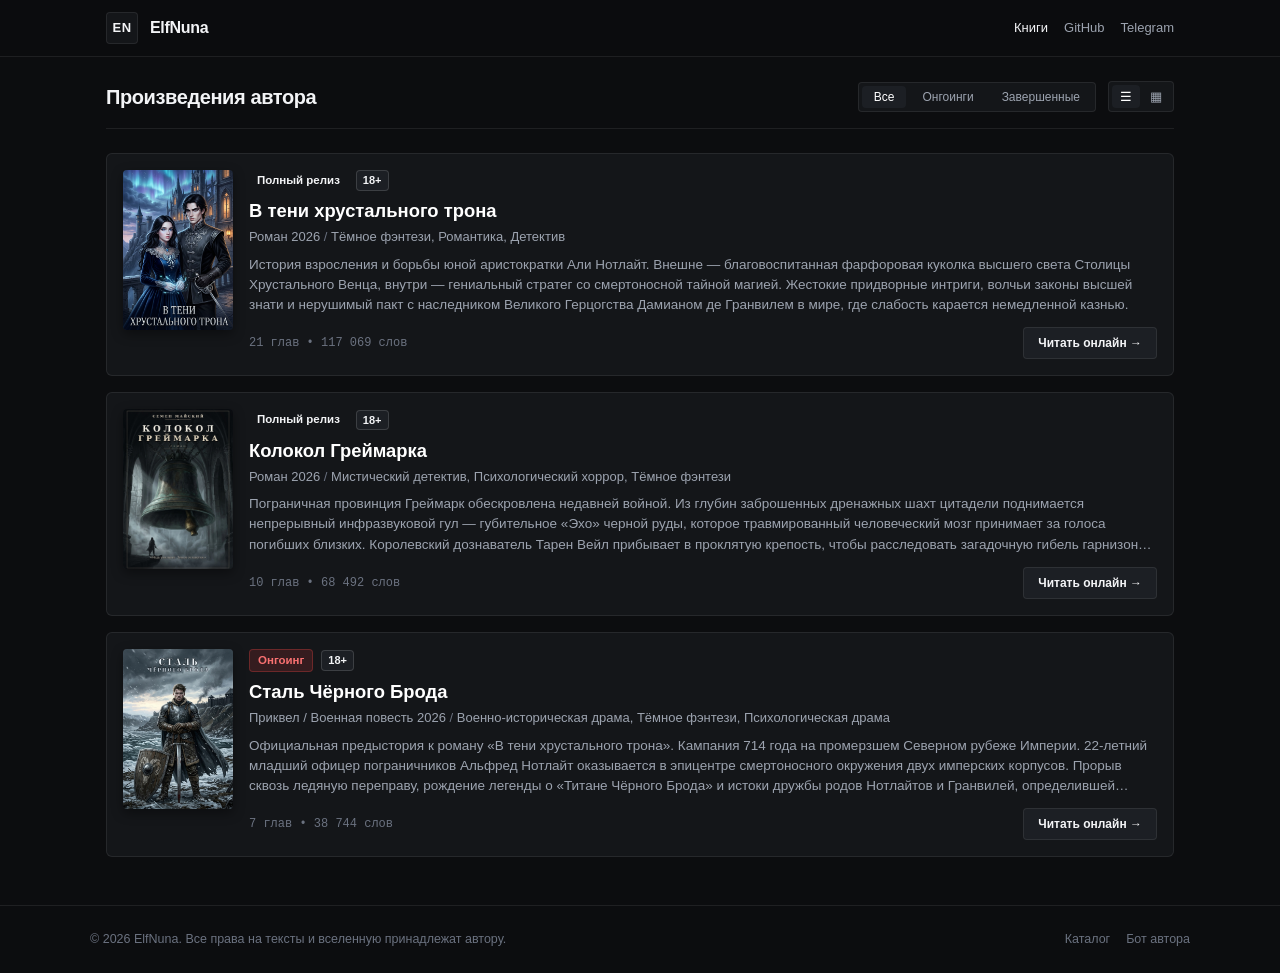
<file: index.html>
<!DOCTYPE html>
<html lang="ru">
<head>
  <meta charset="UTF-8">
  <meta name="viewport" content="width=device-width, initial-scale=1.0">
  <title>Семен Майский (ElfNuna) — Литературный архив и библиотека</title>
  <meta name="description" content="Официальная библиотека автора Семена Майского (ElfNuna): романы, повести, тёмное фэнтези, мистика и военная драма. «В тени хрустального трона», «Колокол Греймарка», «Сталь Чёрного Брода». Бесплатное чтение онлайн.">
  <meta name="keywords" content="Семен Майский, ElfNuna, книги, фэнтези, В тени хрустального трона, Колокол Греймарка, Сталь Чёрного Брода, читать онлайн, темное фэнтези, самиздат">
  <meta name="author" content="Семен Майский (ElfNuna)">
  <link rel="canonical" href="https://elfnuna7.github.io/">

  <!-- Open Graph / VK / Telegram / WhatsApp -->
  <meta property="og:type" content="website">
  <meta property="og:url" content="https://elfnuna7.github.io/">
  <meta property="og:title" content="Семен Майский (ElfNuna) — Литературный архив">
  <meta property="og:description" content="Официальная библиотека автора: тёмное фэнтези, мистика и военная драма. Романы «В тени хрустального трона», «Колокол Греймарка», «Сталь Чёрного Брода».">
  <meta property="og:image" content="https://elfnuna7.github.io/assets/covers/bell.jpg">
  <meta property="og:site_name" content="ElfNuna Library">

  <!-- Twitter Card -->
  <meta name="twitter:card" content="summary_large_image">
  <meta name="twitter:url" content="https://elfnuna7.github.io/">
  <meta name="twitter:title" content="Семен Майский (ElfNuna) — Литературный архив">
  <meta name="twitter:description" content="Официальная библиотека автора Семена Майского (ElfNuna): романы, повести, тёмное фэнтези, мистика и военная драма.">
  <meta name="twitter:image" content="https://elfnuna7.github.io/assets/covers/bell.jpg">

  <link rel="stylesheet" href="style.css">
</head>
<body>
  <!-- Header -->
  <header class="site-header">
    <div class="header-container">
      <a href="index.html" class="brand-link">
        <span class="brand-logo">EN</span>
        <span class="brand-title">ElfNuna</span>
      </a>
      <nav class="header-nav">
        <a href="index.html" class="header-nav-link active">Книги</a>
        <a href="https://github.com/ElfNuna7" target="_blank" rel="noopener noreferrer" class="header-nav-link">GitHub</a>
        <a href="https://t.me/ElfNuna_ai_bot" target="_blank" rel="noopener noreferrer" class="header-nav-link">Telegram</a>
      </nav>
    </div>
  </header>

  <!-- Main Content -->
  <main class="main-wrapper">
    <!-- Toolbar (Match Screenshot 2) -->
    <div class="catalog-toolbar">
      <h1 class="catalog-title">Произведения автора</h1>
      
      <div class="toolbar-actions">
        <!-- Status Filter -->
        <div class="filter-pills" id="filterPills">
          <button type="button" class="filter-pill active" data-filter="all">Все</button>
          <button type="button" class="filter-pill" data-filter="ongoing">Онгоинги</button>
          <button type="button" class="filter-pill" data-filter="completed">Завершенные</button>
        </div>

        <!-- View Toggle (List vs Grid) -->
        <div class="view-toggle">
          <button type="button" class="view-btn active" id="viewListBtn" title="Список">&#9776;</button>
          <button type="button" class="view-btn" id="viewGridBtn" title="Сетка">&#9638;</button>
        </div>
      </div>
    </div>

    <!-- Books Container -->
    <div class="books-list" id="booksContainer">
      <!-- Injected via JavaScript from BOOKS_DATA -->
    </div>
  </main>

  <!-- Footer -->
  <footer class="site-footer">
    <div class="footer-container">
      <p class="footer-text">&copy; 2026 ElfNuna. Все права на тексты и вселенную принадлежат автору.</p>
      <div class="header-nav">
        <a href="index.html" class="footer-text">Каталог</a>
        <a href="https://t.me/ElfNuna_ai_bot" target="_blank" rel="noopener noreferrer" class="footer-text">Бот автора</a>
      </div>
    </div>
  </footer>

  <script src="data/books.js"></script>
  <script>
    document.addEventListener('DOMContentLoaded', () => {
      const container = document.getElementById('booksContainer');
      const filterPills = document.querySelectorAll('.filter-pill');
      const viewListBtn = document.getElementById('viewListBtn');
      const viewGridBtn = document.getElementById('viewGridBtn');

      let currentFilter = 'all';
      let currentView = 'list';

      function renderBooks() {
        const filtered = BOOKS_DATA.filter(b => {
          if (currentFilter === 'ongoing') return b.isOngoing;
          if (currentFilter === 'completed') return !b.isOngoing;
          return true;
        });

        container.className = currentView === 'list' ? 'books-list' : 'books-grid';
        container.innerHTML = '';

        filtered.forEach(book => {
          const card = document.createElement('article');
          card.className = 'book-item-card';

          const statusClass = book.isOngoing ? 'ongoing' : '';
          const metaLine = `${book.type} <span>${book.releaseYear}</span> <span>${book.genres.slice(0, 3).join(', ')}</span>`;

          // Check reading progress from localStorage
          const savedProgress = localStorage.getItem('last_read_' + book.id);
          const progressText = savedProgress ? `Продолжить: Гл. ${savedProgress}` : 'Читать онлайн';

          card.innerHTML = `
            <div class="book-cover-wrap">
              <img src="${book.cover}" alt="${book.title}" class="book-cover-img" loading="lazy">
            </div>
            <div class="book-details">
              <div class="book-card-tags-row">
                <span class="badge-status ${statusClass}">${book.statusTag}</span>
                <span class="badge-age">${book.ageRating}</span>
              </div>
              <h2 class="book-title-link">
                <a href="book.html?id=${book.id}">${book.title}</a>
              </h2>
              <div class="book-meta-line">${metaLine}</div>
              <p class="book-synopsis">${book.synopsis}</p>
              <div class="book-card-footer">
                <span class="book-chapters-count">${book.totalChapters} глав &bull; ${book.totalWords} слов</span>
                <a href="book.html?id=${book.id}" class="book-open-btn">${progressText} &rarr;</a>
              </div>
            </div>
          `;
          container.appendChild(card);
        });
      }

      // Filter events
      filterPills.forEach(btn => {
        btn.addEventListener('click', () => {
          filterPills.forEach(b => b.classList.remove('active'));
          btn.classList.add('active');
          currentFilter = btn.dataset.filter;
          renderBooks();
        });
      });

      // View toggle events
      viewListBtn.addEventListener('click', () => {
        viewListBtn.classList.add('active');
        viewGridBtn.classList.remove('active');
        currentView = 'list';
        renderBooks();
      });

      viewGridBtn.addEventListener('click', () => {
        viewGridBtn.classList.add('active');
        viewListBtn.classList.remove('active');
        currentView = 'grid';
        renderBooks();
      });

      renderBooks();
    });
  </script>
</body>
</html>
</file>
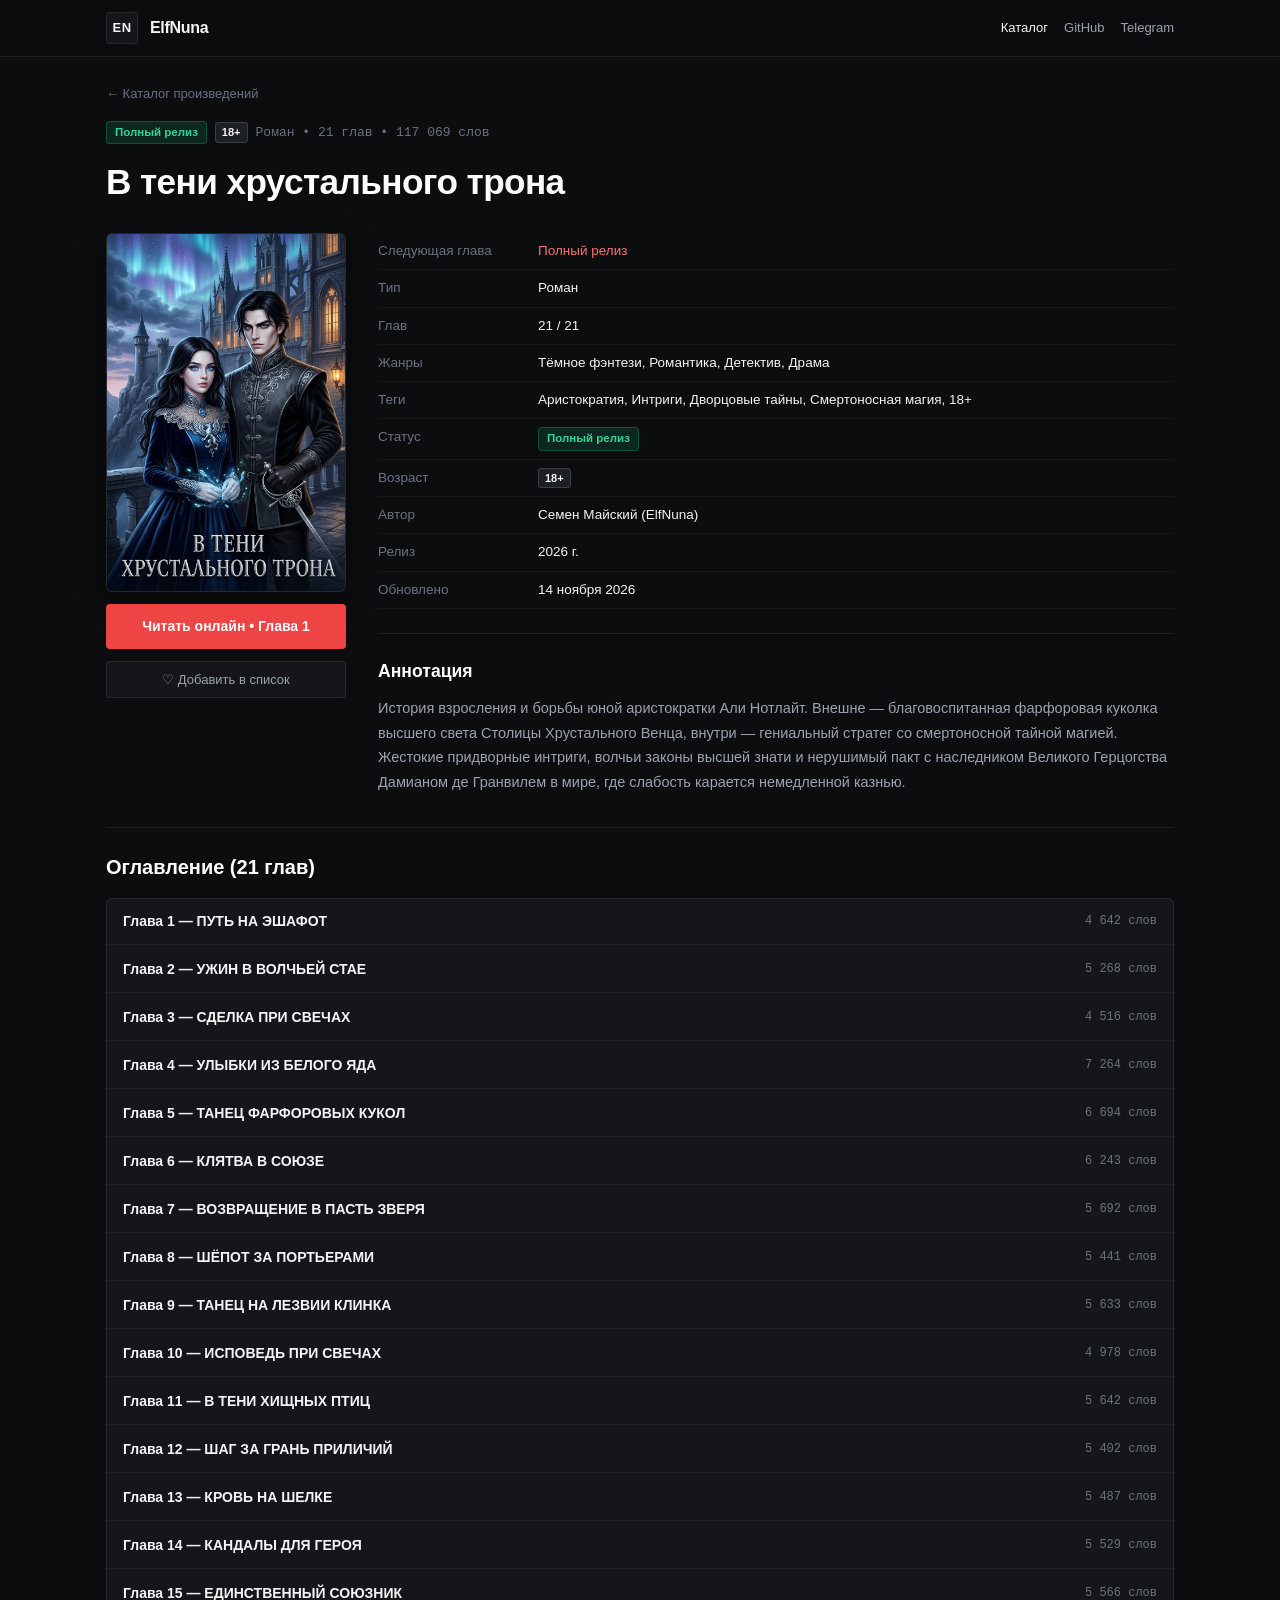
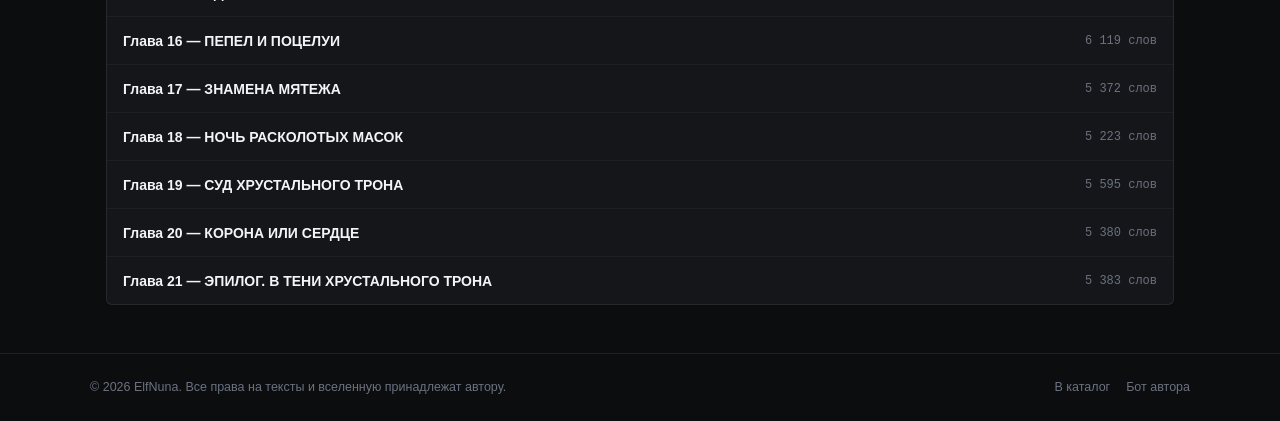
<file: book.html>
<!DOCTYPE html>
<html lang="ru">
<head>
  <meta charset="UTF-8">
  <meta name="viewport" content="width=device-width, initial-scale=1.0">
  <title>Книга — ElfNuna</title>
  <meta name="description" id="metaDescription" content="Читать книги онлайн — официальная библиотека автора Семена Майского (ElfNuna).">
  <meta name="author" content="Семен Майский (ElfNuna)">

  <!-- Open Graph -->
  <meta property="og:type" content="book">
  <meta property="og:url" id="ogUrl" content="https://elfnuna7.github.io/book.html">
  <meta property="og:title" id="ogTitle" content="Книга — Семен Майский (ElfNuna)">
  <meta property="og:description" id="ogDescription" content="Читать книги автора Семена Майского (ElfNuna) онлайн.">
  <meta property="og:image" id="ogImage" content="https://elfnuna7.github.io/assets/covers/bell.jpg">
  <meta property="og:site_name" content="ElfNuna Library">

  <!-- Twitter Card -->
  <meta name="twitter:card" content="summary_large_image">
  <meta name="twitter:title" id="twTitle" content="Книга — Семен Майский (ElfNuna)">
  <meta name="twitter:description" id="twDescription" content="Читать книги автора Семена Майского (ElfNuna) онлайн.">
  <meta name="twitter:image" id="twImage" content="https://elfnuna7.github.io/assets/covers/bell.jpg">

  <link rel="stylesheet" href="style.css">
</head>
<body>
  <!-- Header -->
  <header class="site-header">
    <div class="header-container">
      <a href="index.html" class="brand-link">
        <span class="brand-logo">EN</span>
        <span class="brand-title">ElfNuna</span>
      </a>
      <nav class="header-nav">
        <a href="index.html" class="header-nav-link active">Каталог</a>
        <a href="https://github.com/ElfNuna7" target="_blank" rel="noopener noreferrer" class="header-nav-link">GitHub</a>
        <a href="https://t.me/ElfNuna_ai_bot" target="_blank" rel="noopener noreferrer" class="header-nav-link">Telegram</a>
      </nav>
    </div>
  </header>

  <!-- Main Container -->
  <main class="main-wrapper" id="bookRoot">
    <!-- Populated by JavaScript -->
  </main>

  <!-- Footer -->
  <footer class="site-footer">
    <div class="footer-container">
      <p class="footer-text">&copy; 2026 ElfNuna. Все права на тексты и вселенную принадлежат автору.</p>
      <div class="header-nav">
        <a href="index.html" class="footer-text">В каталог</a>
        <a href="https://t.me/ElfNuna_ai_bot" target="_blank" rel="noopener noreferrer" class="footer-text">Бот автора</a>
      </div>
    </div>
  </footer>

  <script src="data/books.js"></script>
  <script>
    document.addEventListener('DOMContentLoaded', () => {
      const root = document.getElementById('bookRoot');
      const params = new URLSearchParams(window.location.search);
      const bookId = params.get('id') || BOOKS_DATA[0].id;
      const book = BOOKS_DATA.find(b => b.id === bookId) || BOOKS_DATA[0];

      document.title = `${book.title} — Читать онлайн | Семен Майский (ElfNuna)`;

      const pageUrl = `https://elfnuna7.github.io/book.html?id=${book.id}`;
      const coverUrl = `https://elfnuna7.github.io/${book.cover}`;
      const descText = `${book.title} (${book.type}, ${book.totalChapters} глав, ${book.totalWords} слов) — ${book.synopsis.slice(0, 160)}...`;

      document.getElementById('metaDescription')?.setAttribute('content', descText);
      document.getElementById('ogUrl')?.setAttribute('content', pageUrl);
      document.getElementById('ogTitle')?.setAttribute('content', `${book.title} — Семен Майский`);
      document.getElementById('ogDescription')?.setAttribute('content', descText);
      document.getElementById('ogImage')?.setAttribute('content', coverUrl);
      document.getElementById('twTitle')?.setAttribute('content', `${book.title} — Семен Майский`);
      document.getElementById('twDescription')?.setAttribute('content', descText);
      document.getElementById('twImage')?.setAttribute('content', coverUrl);

      // Read progress from localStorage
      const lastChapter = parseInt(localStorage.getItem('last_read_' + book.id), 10) || 1;
      const isStarted = localStorage.getItem('last_read_' + book.id) !== null;
      const readBtnLabel = isStarted ? `Продолжить: Глава ${lastChapter}` : `Читать онлайн &bull; Глава 1`;

      const statusBadge = book.isOngoing 
        ? `<span class="badge-status ongoing">${book.statusTag}</span>` 
        : `<span class="badge-status completed">${book.statusTag}</span>`;

      // Build HTML
      root.innerHTML = `
        <div class="breadcrumb-nav">
          <a href="index.html" class="breadcrumb-link">&larr; Каталог произведений</a>
        </div>

        <div class="book-header-strip">
          ${statusBadge}
          <span class="badge-age">${book.ageRating}</span>
          <span class="book-header-stat">${book.type} &bull; ${book.totalChapters} глав &bull; ${book.totalWords} слов</span>
        </div>

        <h1 class="book-page-title">${book.title}</h1>

        <div class="book-passport-grid">
          <!-- Left Media Column -->
          <div class="book-media-col">
            <div class="book-passport-cover">
              <img src="${book.cover}" alt="${book.title}">
            </div>
            <a href="reader.html?book=${book.id}&chapter=${lastChapter}" class="btn-read-main">
              ${readBtnLabel}
            </a>
            <button type="button" class="btn-list-action" id="favBtn">
              &#9825; Добавить в список
            </button>
          </div>

          <!-- Right Details Column -->
          <div class="book-info-col">
            <table class="params-table">
              <tbody>
                <tr>
                  <td class="param-label">Следующая глава</td>
                  <td class="param-value param-highlight">${book.isOngoing ? 'В процессе написания' : 'Полный релиз'}</td>
                </tr>
                <tr>
                  <td class="param-label">Тип</td>
                  <td class="param-value">${book.type}</td>
                </tr>
                <tr>
                  <td class="param-label">Глав</td>
                  <td class="param-value">${book.plannedChapters}</td>
                </tr>
                <tr>
                  <td class="param-label">Жанры</td>
                  <td class="param-value">${book.genres.join(', ')}</td>
                </tr>
                <tr>
                  <td class="param-label">Теги</td>
                  <td class="param-value">${book.tags.join(', ')}</td>
                </tr>
                <tr>
                  <td class="param-label">Статус</td>
                  <td class="param-value">${statusBadge}</td>
                </tr>
                <tr>
                  <td class="param-label">Возраст</td>
                  <td class="param-value"><span class="badge-age">${book.ageRating}</span></td>
                </tr>
                <tr>
                  <td class="param-label">Автор</td>
                  <td class="param-value">${book.author}</td>
                </tr>
                <tr>
                  <td class="param-label">Релиз</td>
                  <td class="param-value">${book.releaseYear} г.</td>
                </tr>
                <tr>
                  <td class="param-label">Обновлено</td>
                  <td class="param-value">${book.lastUpdated}</td>
                </tr>
              </tbody>
            </table>

            <!-- Synopsis Block -->
            <div class="synopsis-block">
              <h2 class="synopsis-title">Аннотация</h2>
              <p class="synopsis-text">${book.synopsis}</p>
            </div>
          </div>
        </div>

        <!-- Chapters Table of Contents -->
        <section class="chapters-section">
          <div class="chapters-header">
            <h2 class="chapters-title">Оглавление (${book.chapters.length} глав)</h2>
          </div>

          <div class="chapters-list-wrap">
            ${book.chapters.map(ch => {
              const readKey = `read_${book.id}_ch_${ch.number}`;
              const isRead = localStorage.getItem(readKey) === 'true';
              const readIcon = isRead ? '<span class="chapter-read-check" title="Прочитано">&#10003;</span>' : '';
              return `
                <div class="chapter-row" onclick="window.location.href='reader.html?book=${book.id}&chapter=${ch.number}'">
                  <div class="chapter-name">
                    ${readIcon}
                    <span>${ch.title}</span>
                  </div>
                  <div class="chapter-stats">
                    ${ch.words} слов
                  </div>
                </div>
              `;
            }).join('')}
          </div>
        </section>
      `;

      // Favorite button micro-interaction
      const favBtn = document.getElementById('favBtn');
      if (favBtn) {
        const favKey = 'fav_' + book.id;
        if (localStorage.getItem(favKey)) {
          favBtn.innerHTML = '&#9829; В избранном';
          favBtn.style.color = '#f87171';
        }
        favBtn.addEventListener('click', () => {
          if (localStorage.getItem(favKey)) {
            localStorage.removeItem(favKey);
            favBtn.innerHTML = '&#9825; Добавить в список';
            favBtn.style.color = '';
          } else {
            localStorage.setItem(favKey, 'true');
            favBtn.innerHTML = '&#9829; В избранном';
            favBtn.style.color = '#f87171';
          }
        });
      }
    });
  </script>
</body>
</html>
</file>
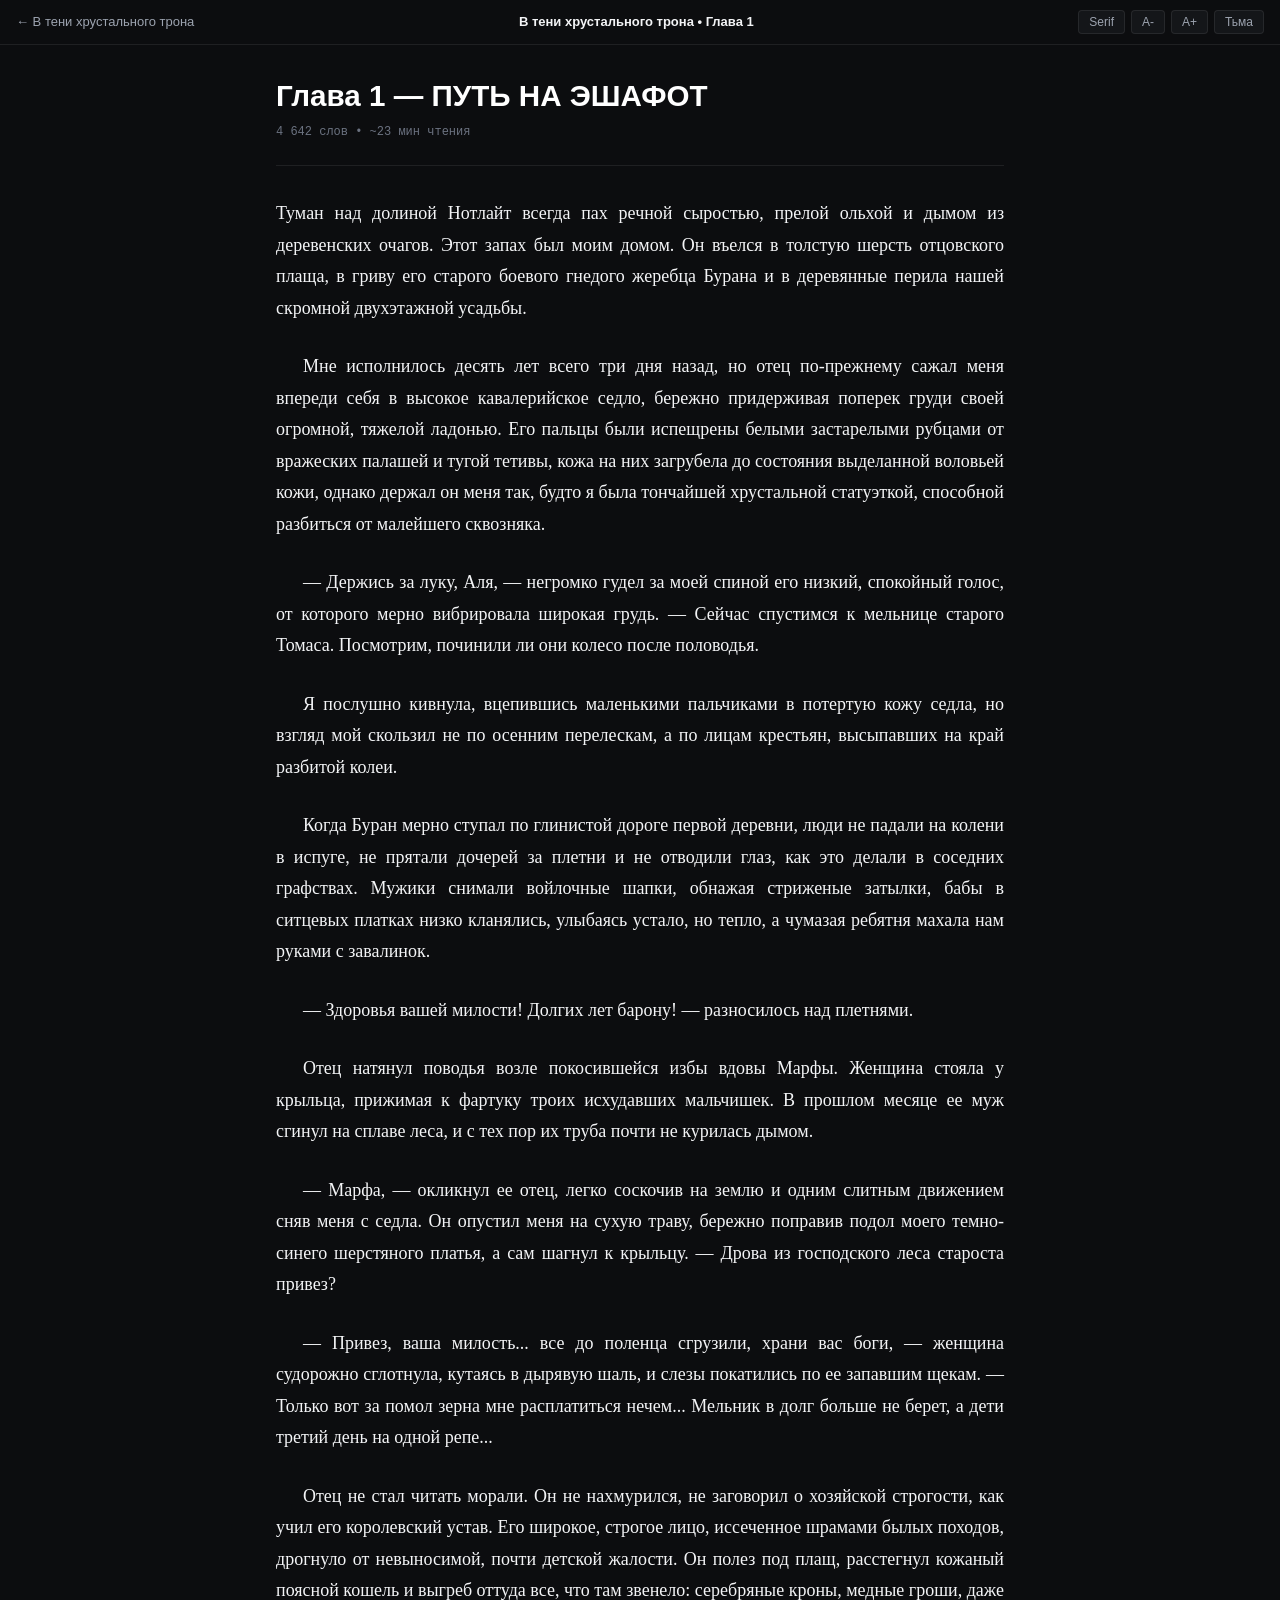
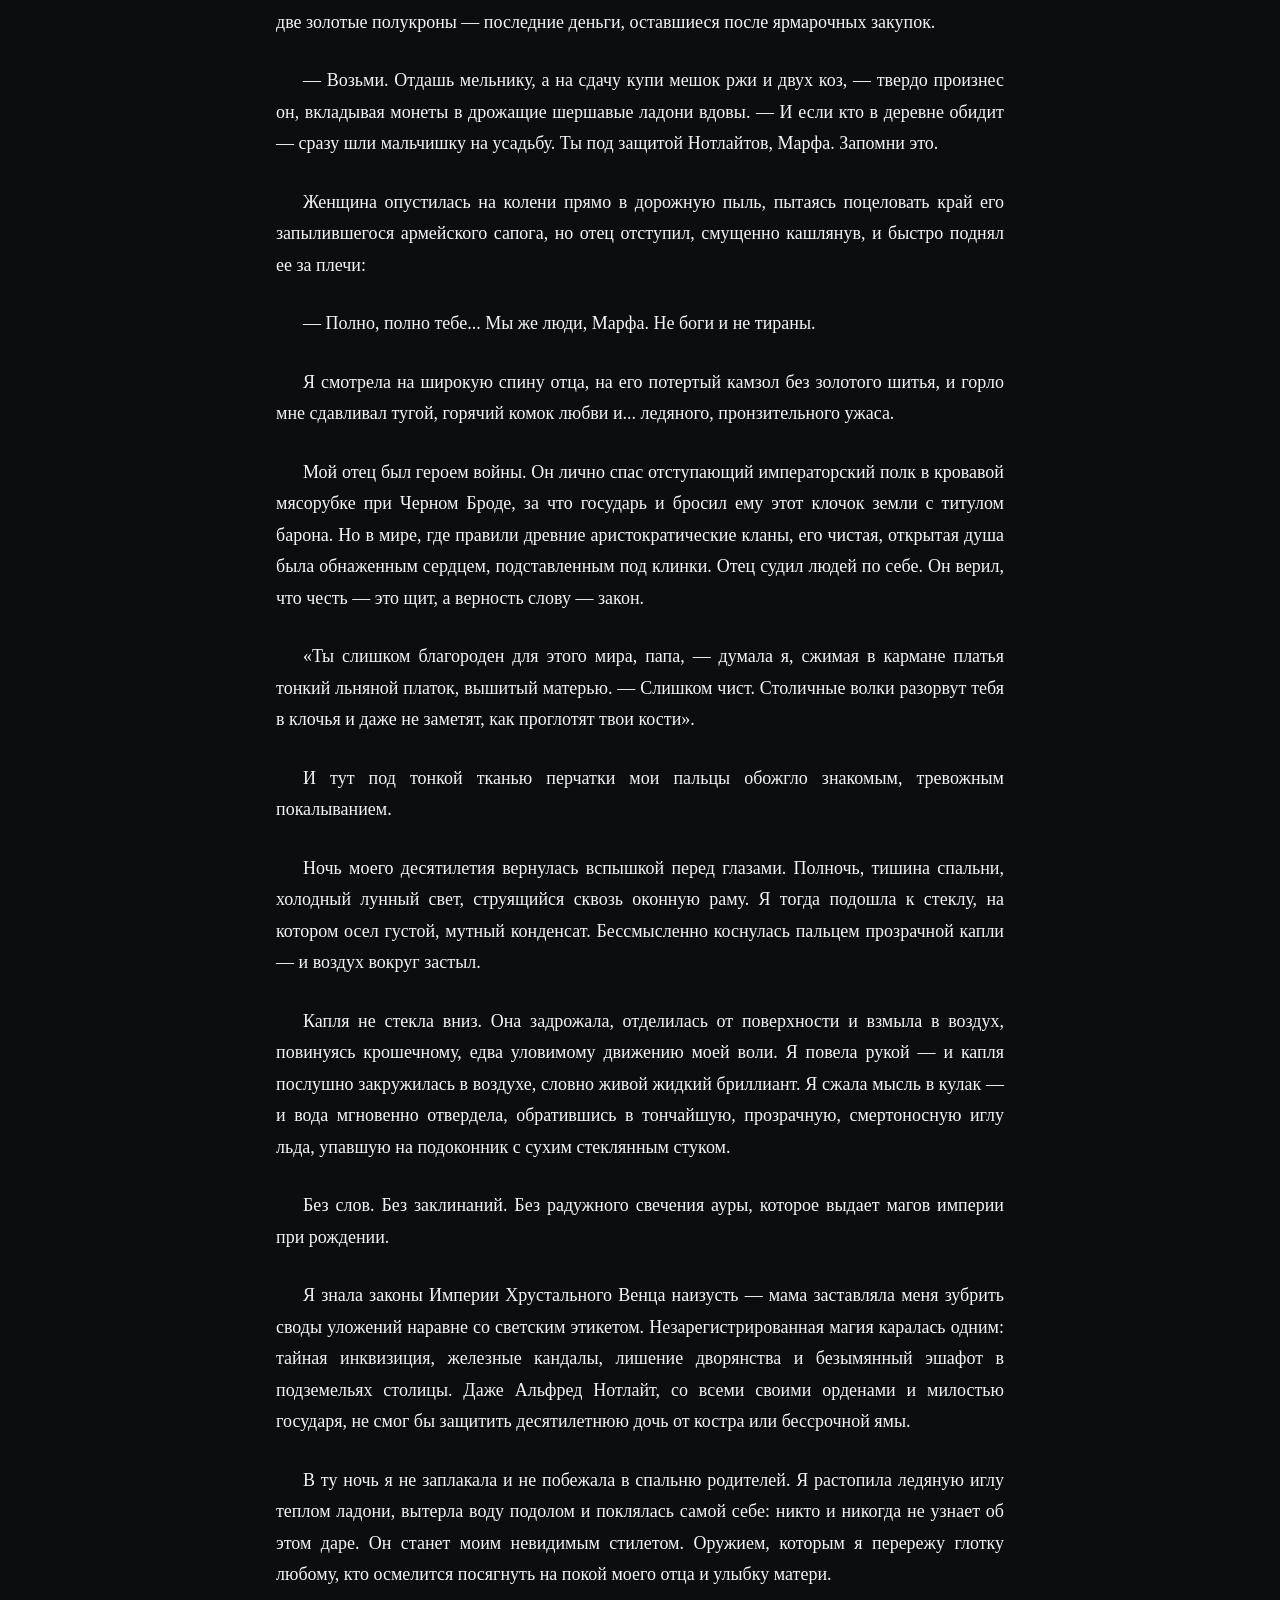
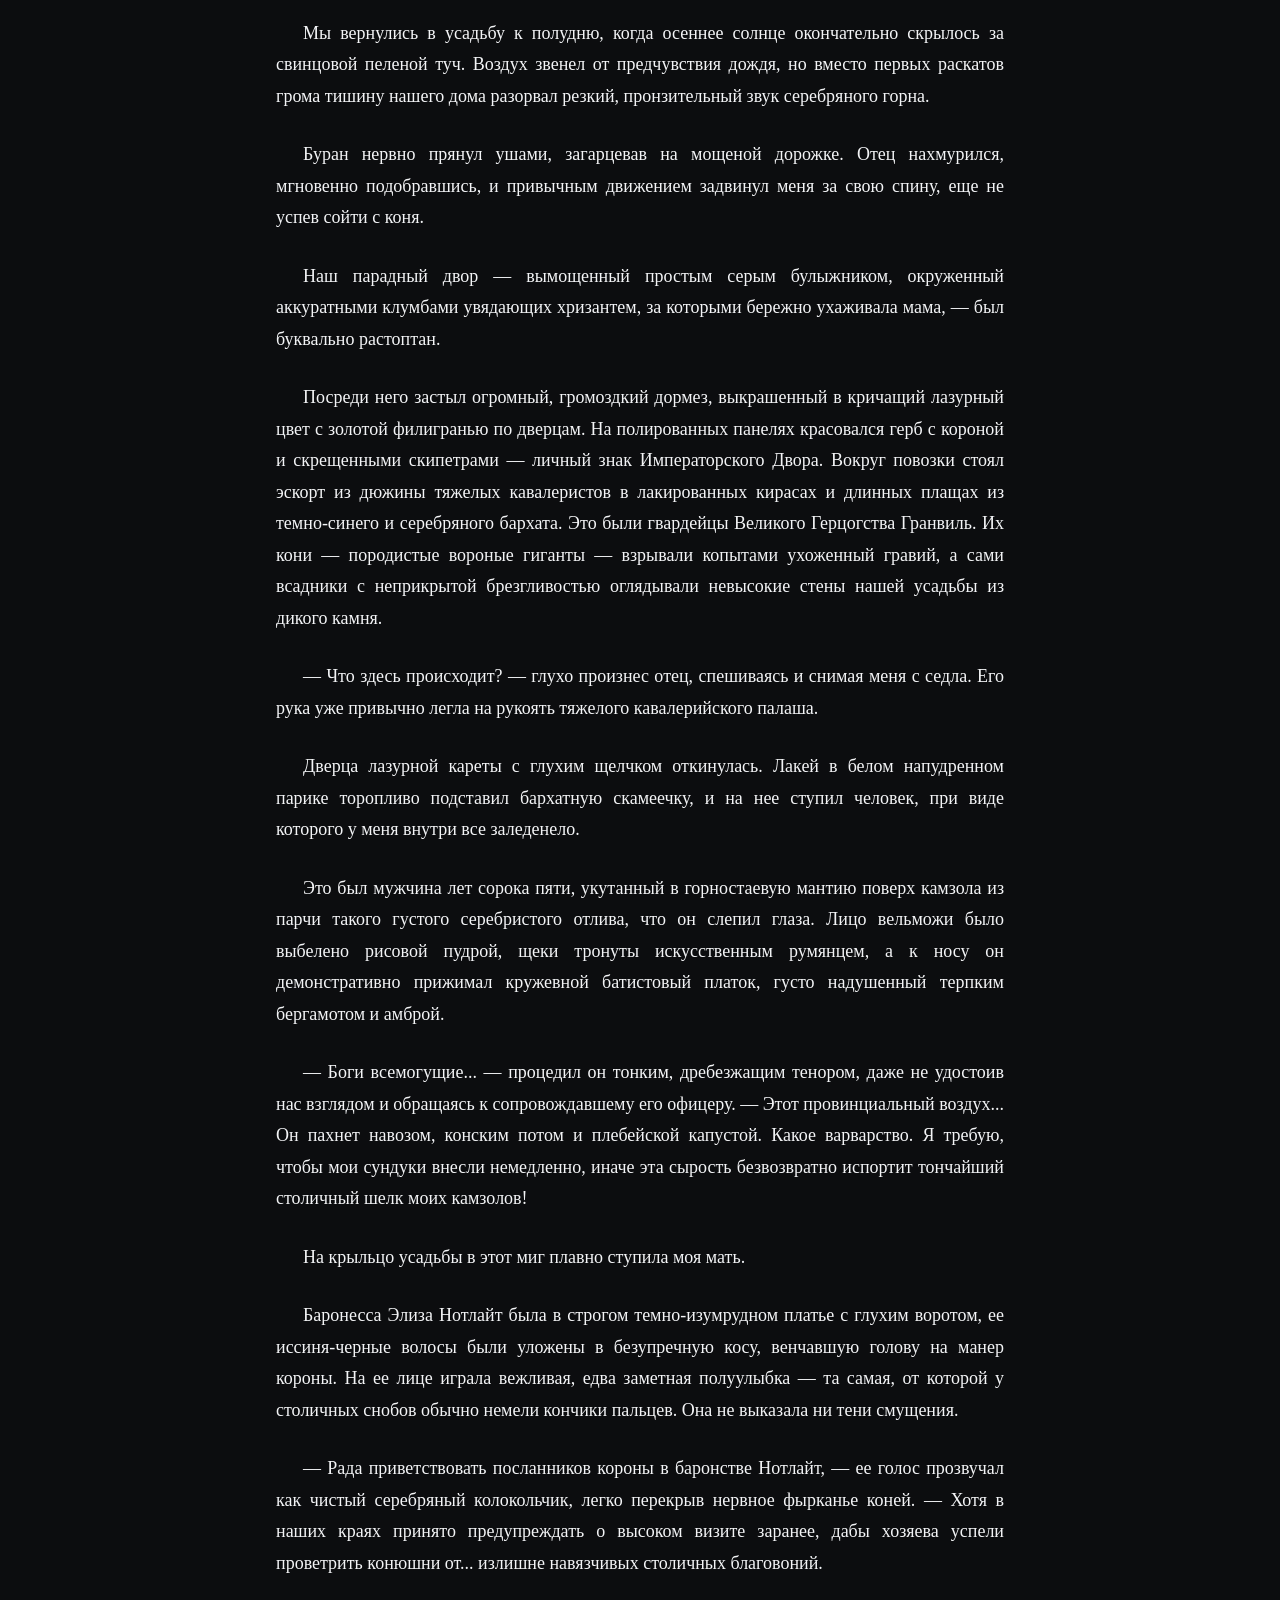
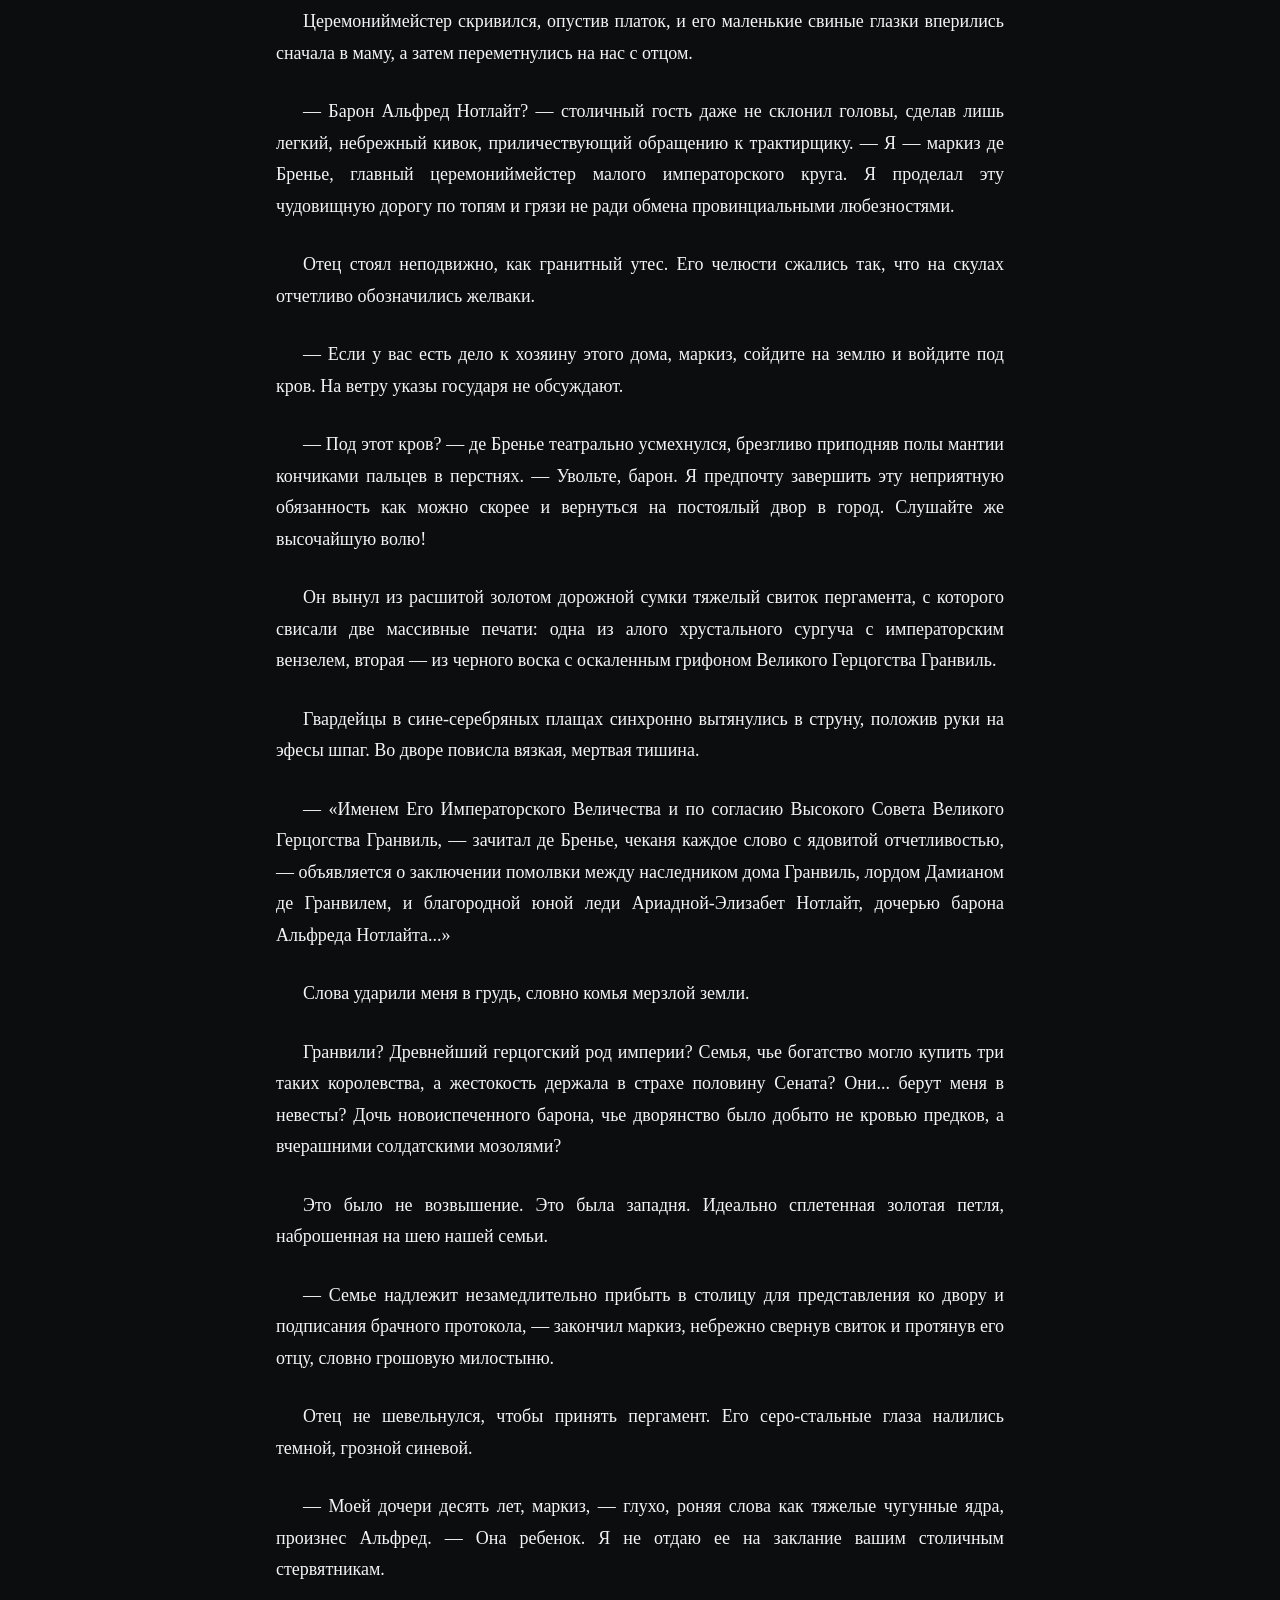
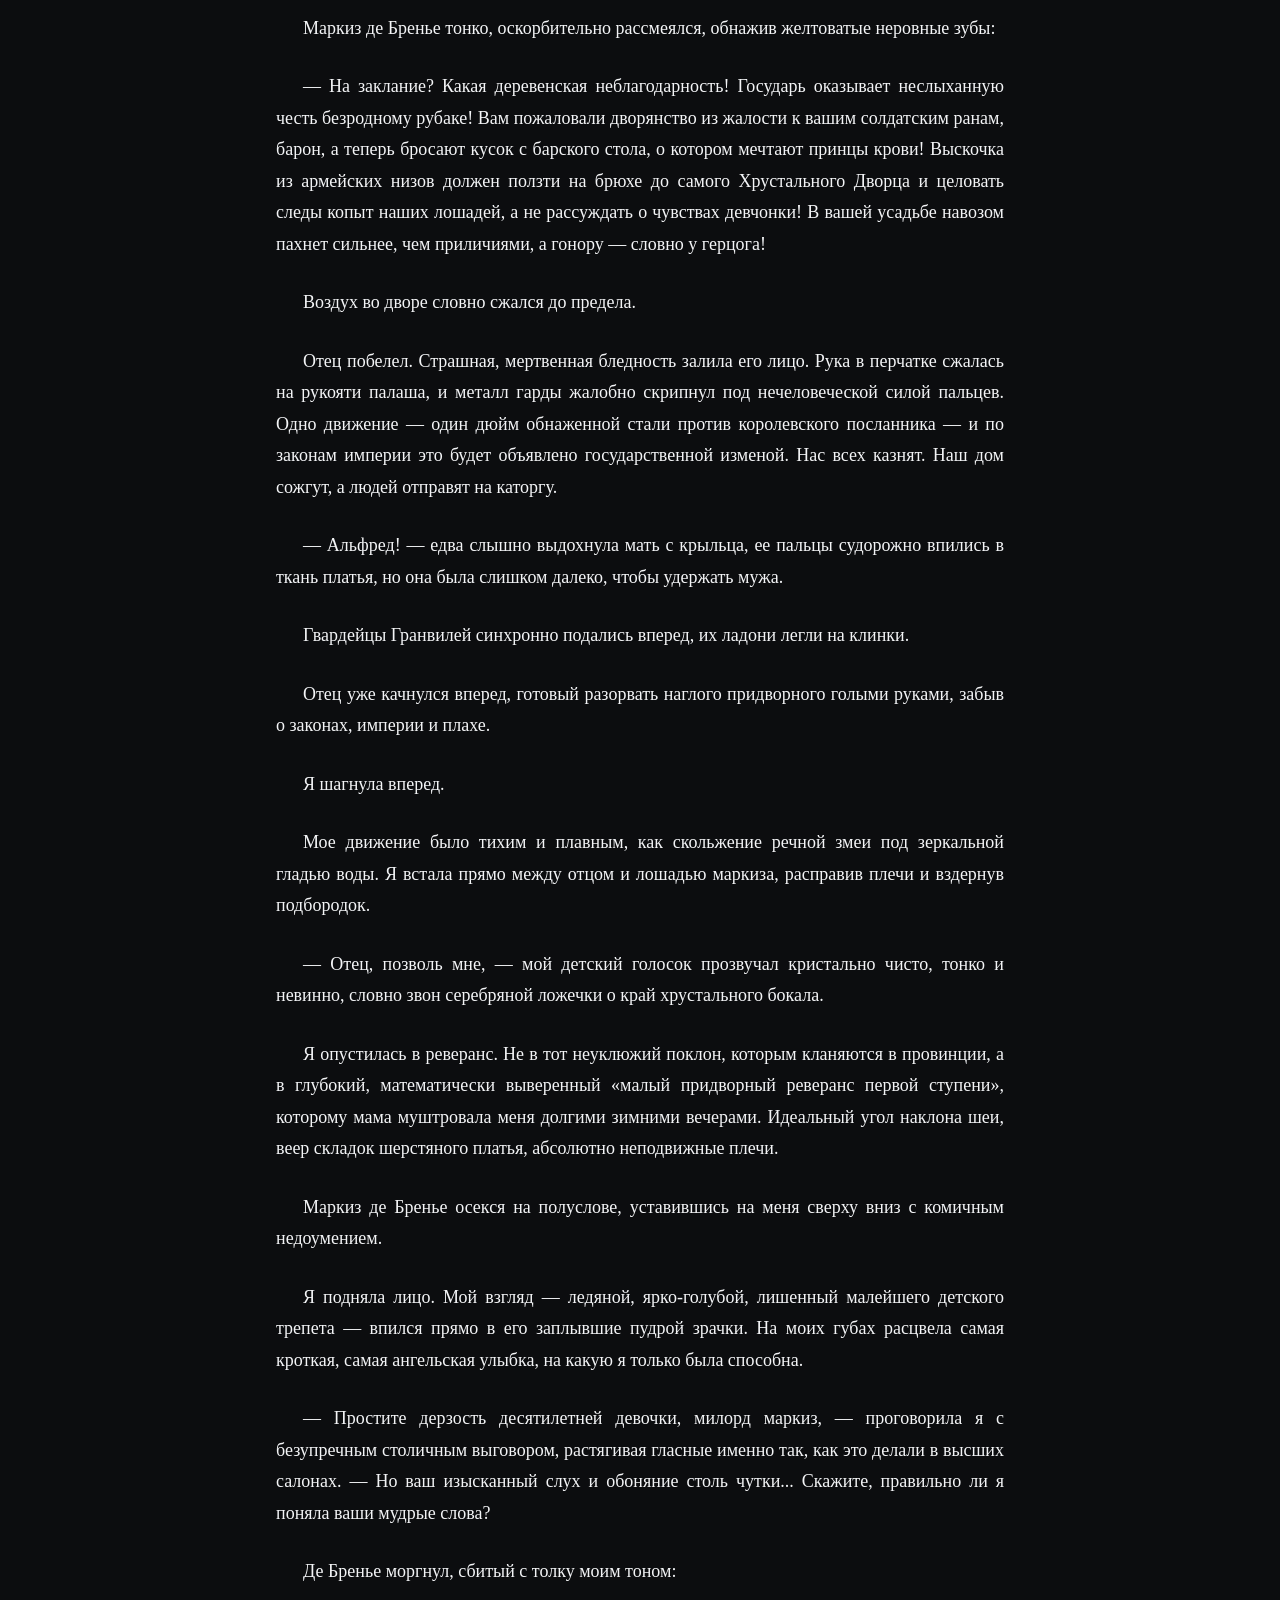
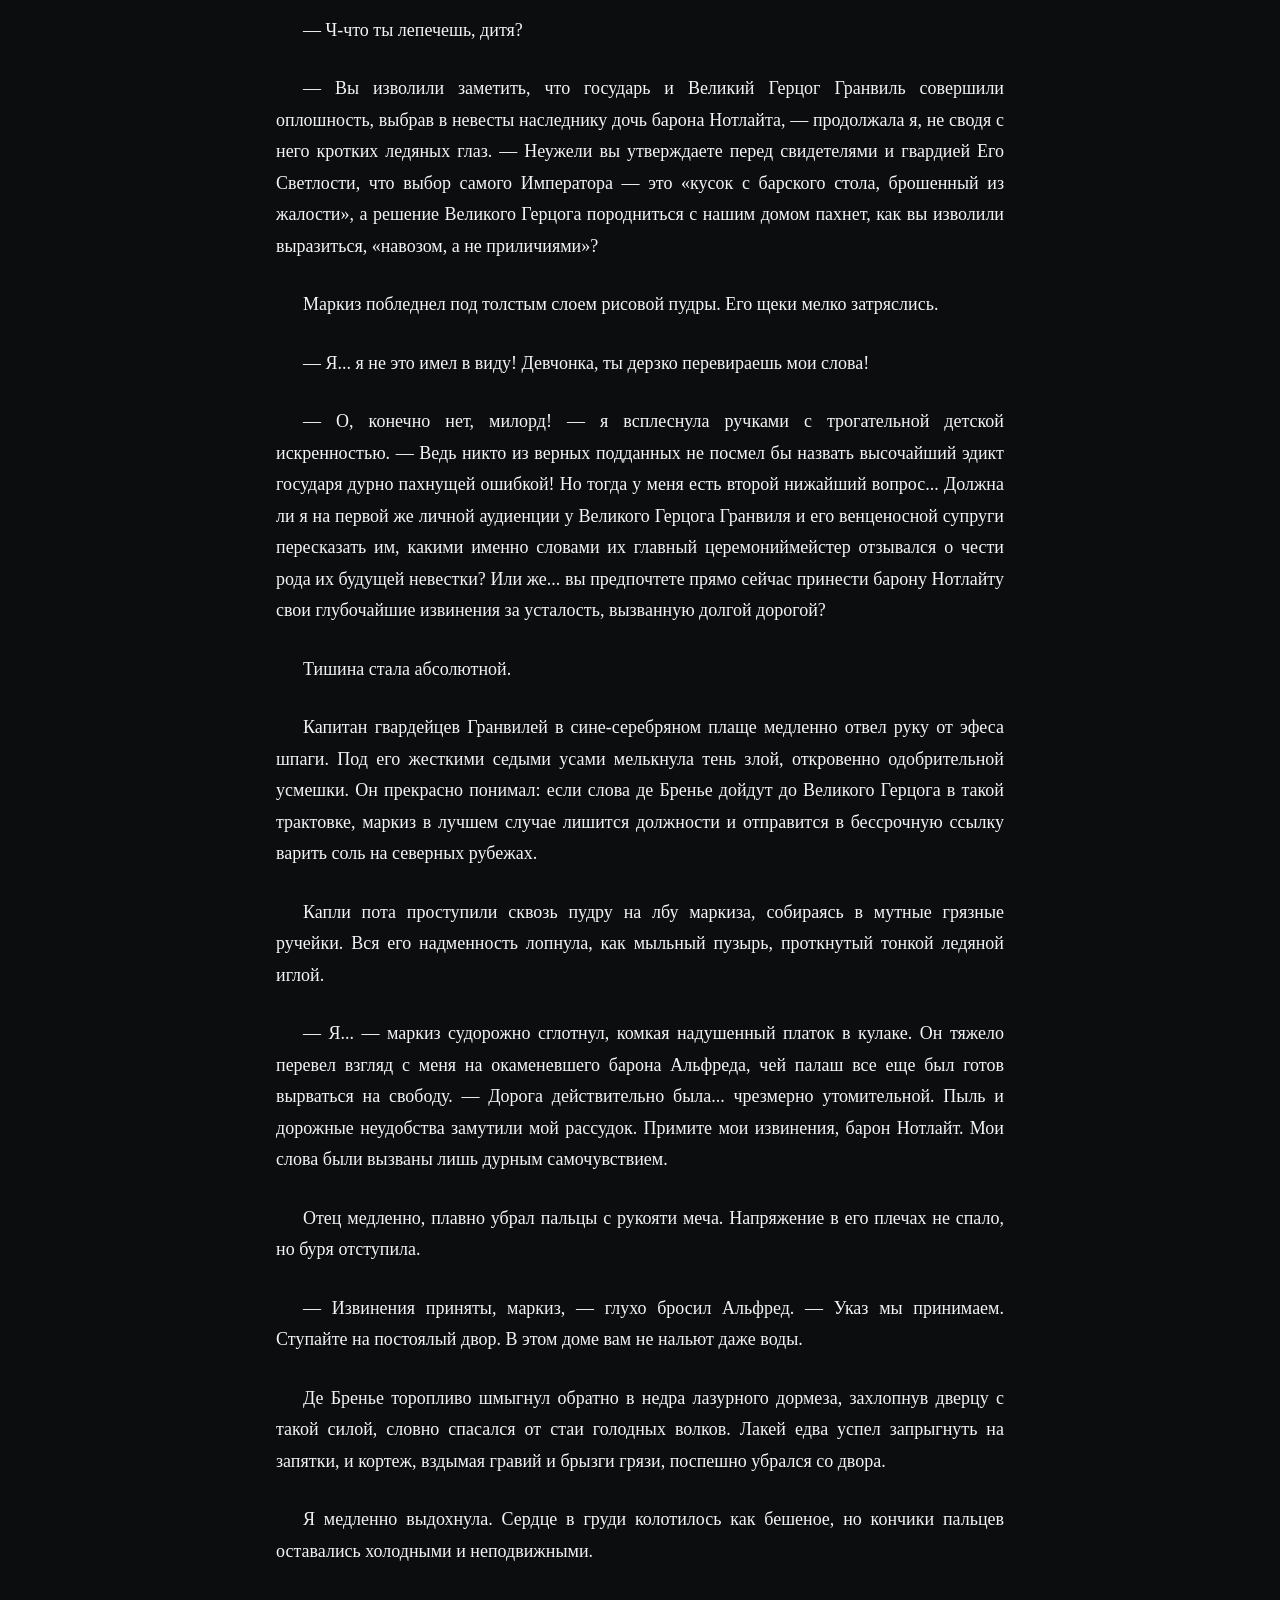
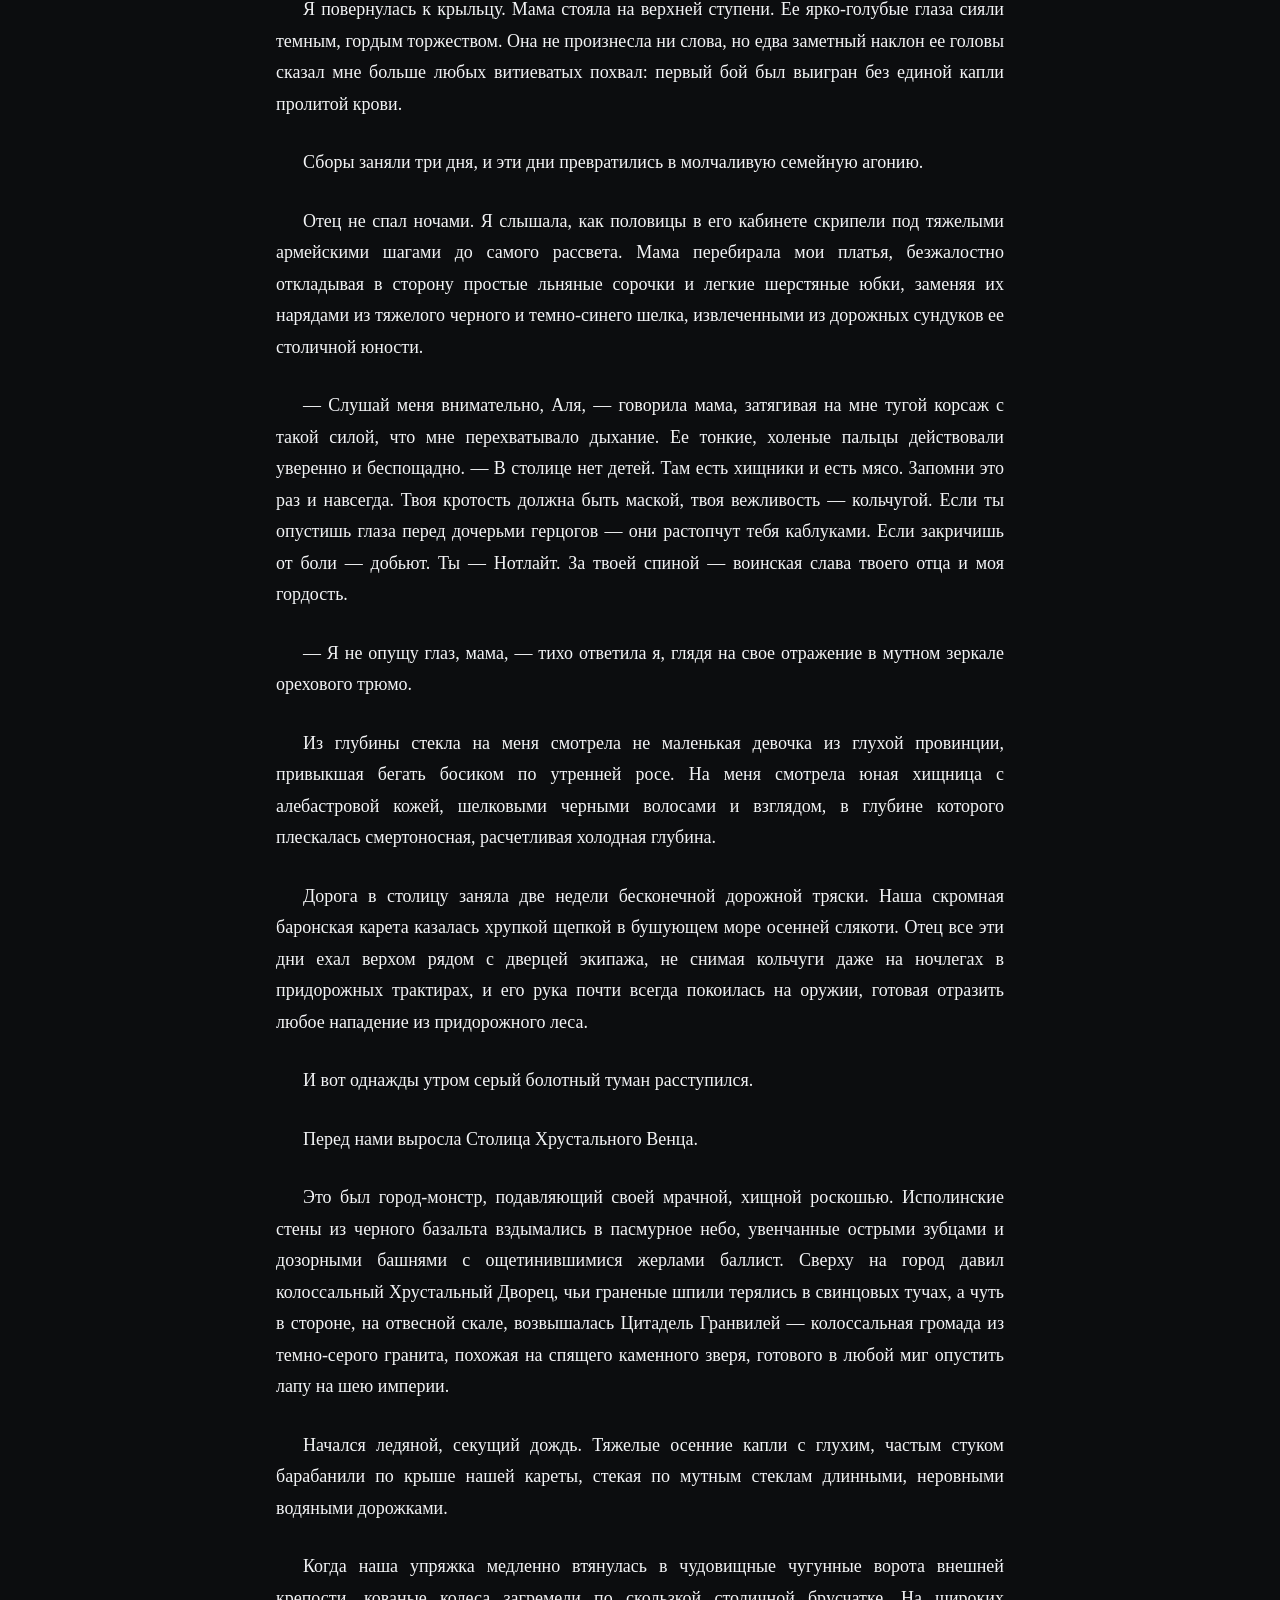
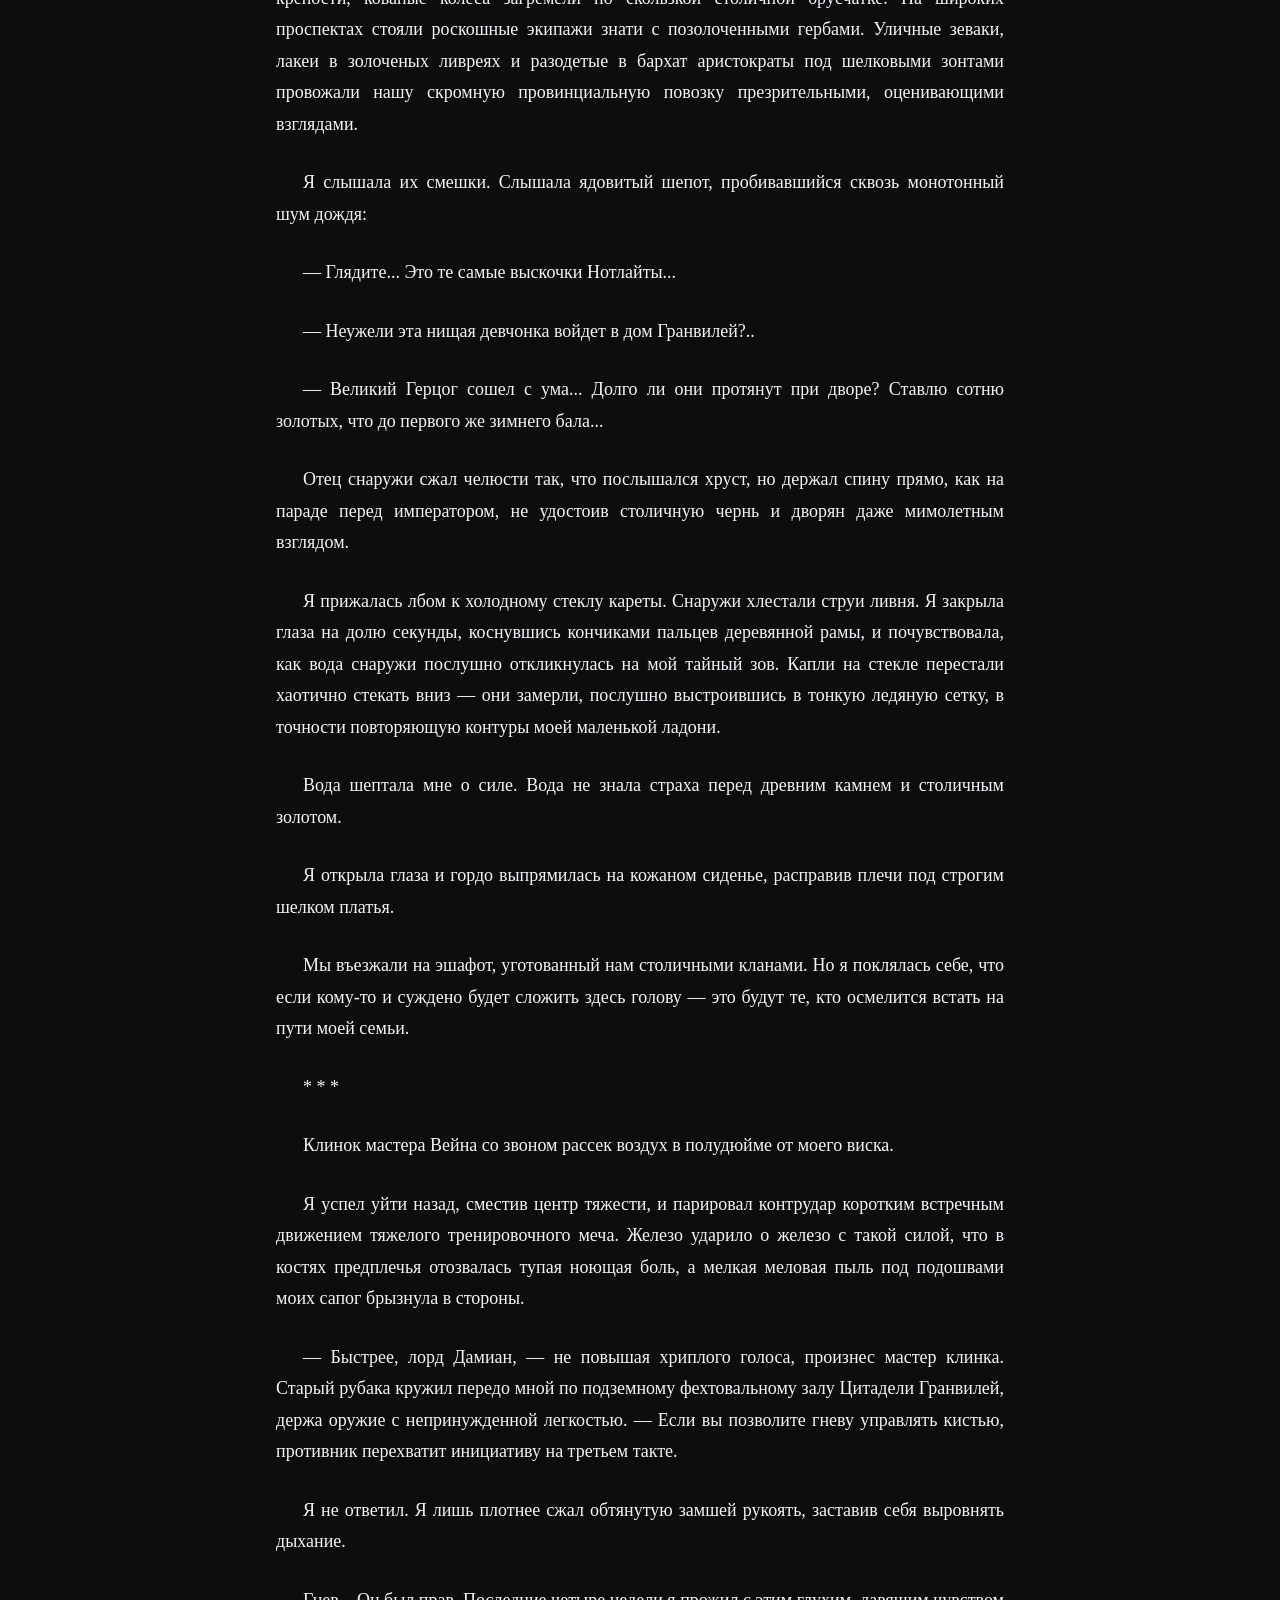
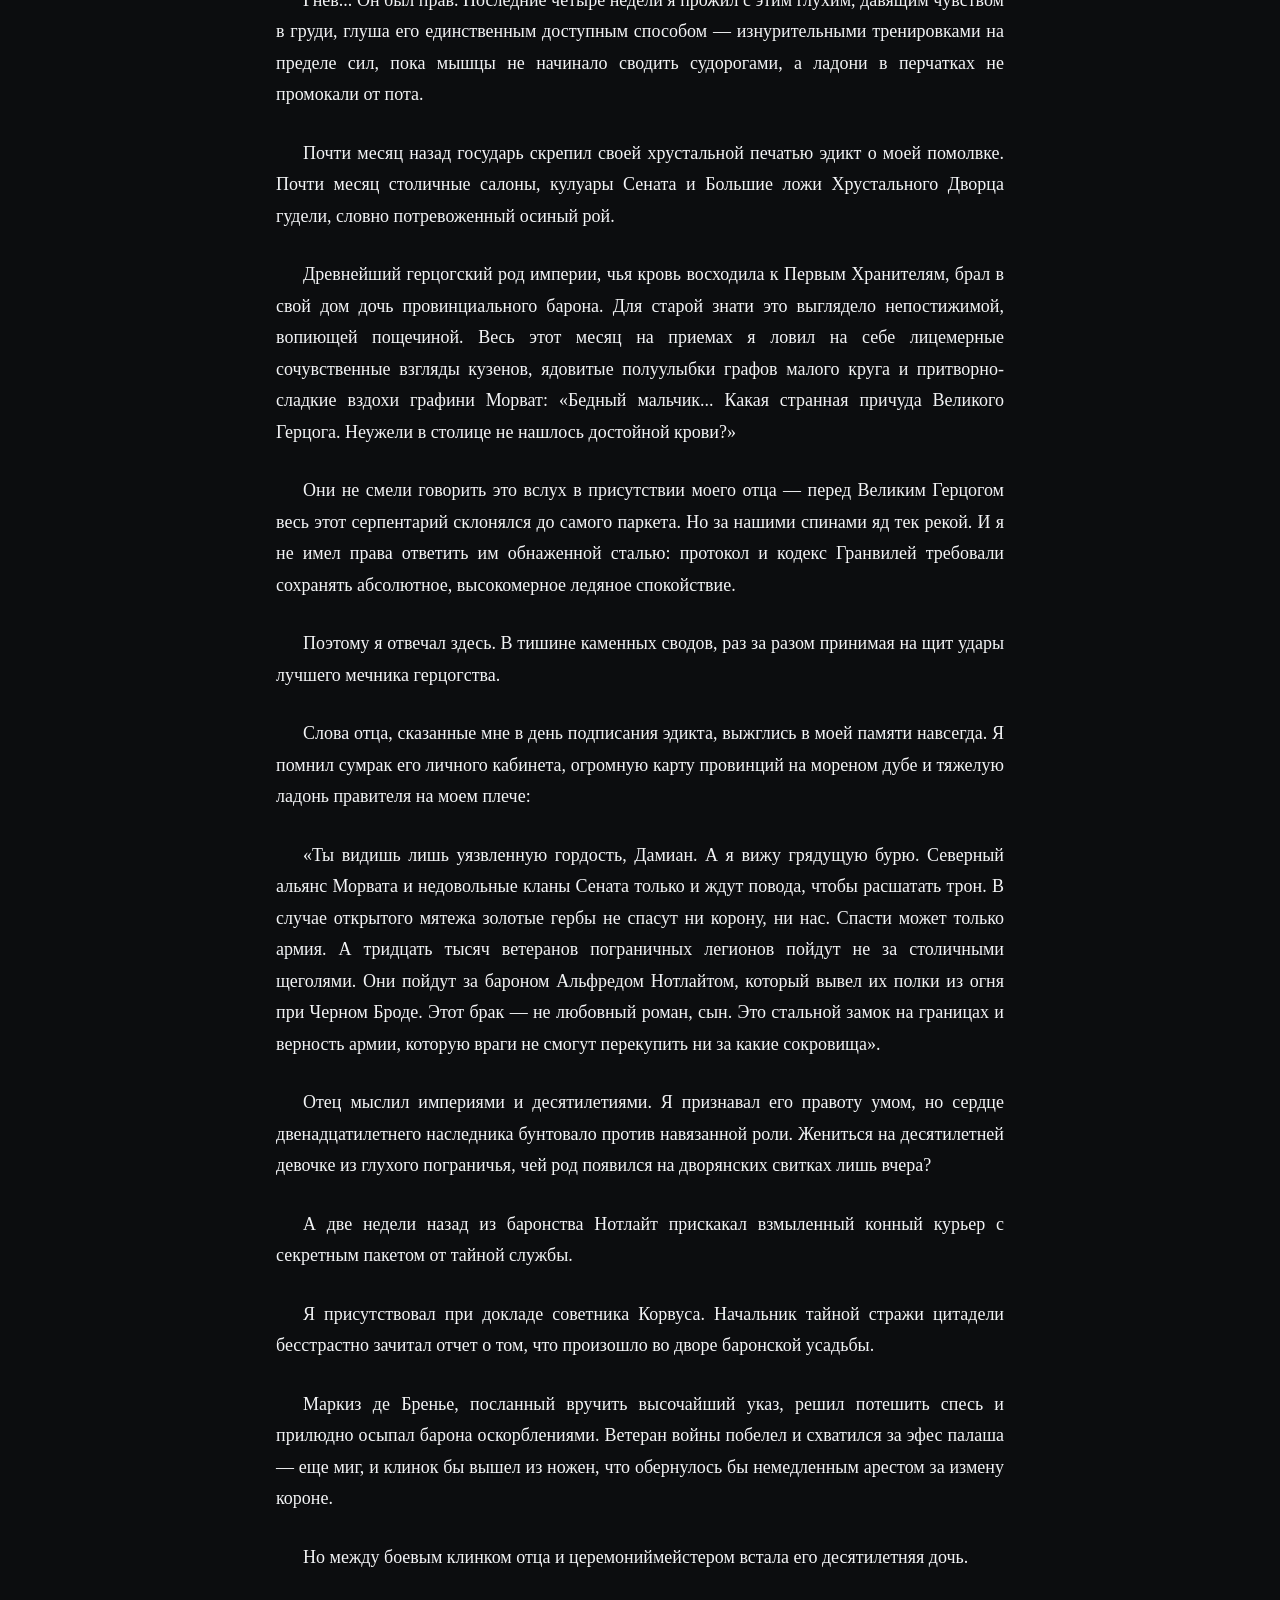
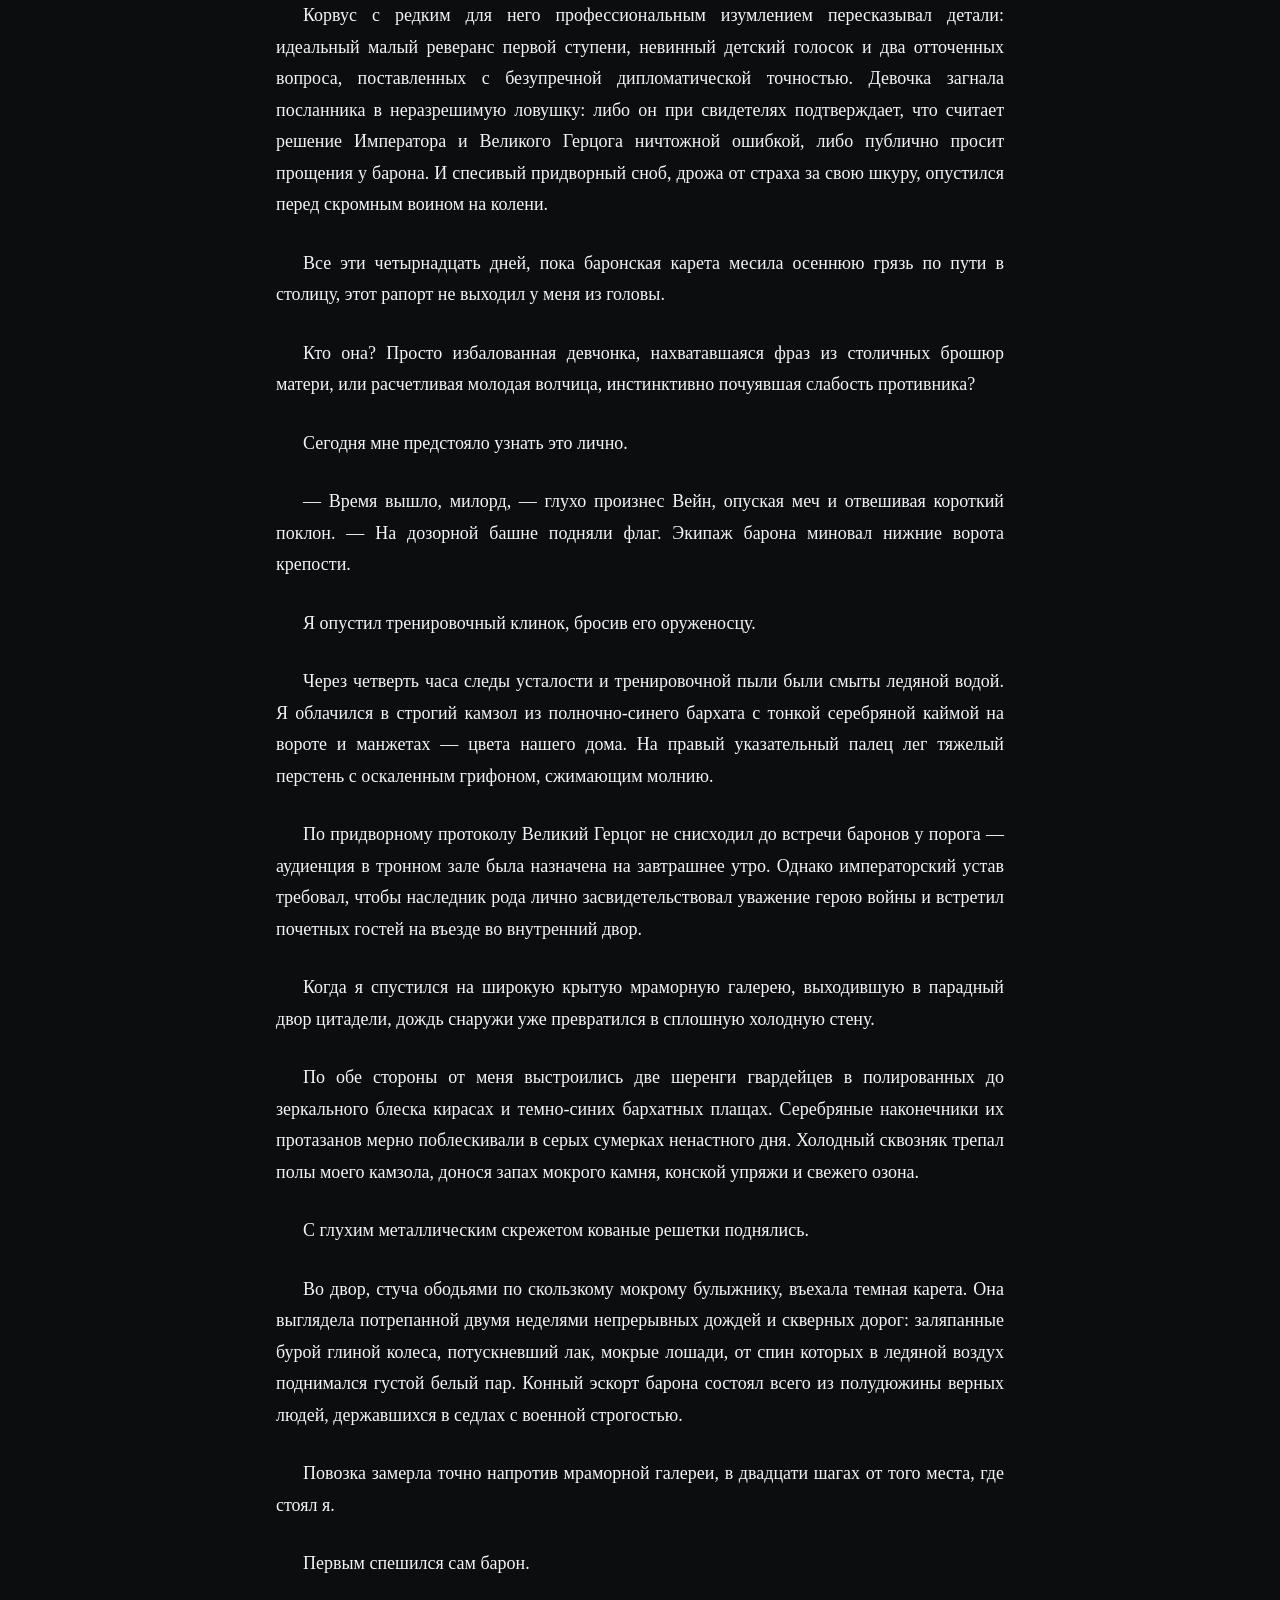
<file: reader.html>
<!DOCTYPE html>
<html lang="ru">
<head>
  <meta charset="UTF-8">
  <meta name="viewport" content="width=device-width, initial-scale=1.0">
  <title>Чтение главы — ElfNuna</title>
  <meta name="description" id="metaDescription" content="Онлайн-читалка произведений автора Семена Майского (ElfNuna).">
  <meta name="author" content="Семен Майский (ElfNuna)">

  <!-- Open Graph -->
  <meta property="og:type" content="article">
  <meta property="og:title" id="ogTitle" content="Чтение главы — Семен Майский (ElfNuna)">
  <meta property="og:description" id="ogDescription" content="Онлайн-читалка без рекламы.">
  <meta property="og:site_name" content="ElfNuna Library">

  <link rel="stylesheet" href="style.css">
</head>
<body class="reader-theme-serif">
  <!-- Sticky Reader Top Bar -->
  <header class="reader-top-bar">
    <a href="#" id="backToBookLink" class="reader-back">&larr; К книге</a>
    
    <div class="reader-book-info" id="readerBookInfo">
      Загрузка главы...
    </div>

    <div class="reader-actions">
      <button type="button" class="reader-btn" id="btnFont" title="Переключить шрифт">Serif</button>
      <button type="button" class="reader-btn" id="btnSizeDec" title="Уменьшить шрифт">A-</button>
      <button type="button" class="reader-btn" id="btnSizeInc" title="Увеличить шрифт">A+</button>
      <button type="button" class="reader-btn" id="btnTheme" title="Тема">Тьма</button>
    </div>
  </header>

  <!-- Reading Area -->
  <main class="reader-container">
    <article id="readerContent">
      <h1 class="reader-chapter-title" id="chapterTitle">Загрузка...</h1>
      <div class="reader-chapter-meta" id="chapterMeta">
        Пожалуйста, подождите...
      </div>
      
      <div class="reader-text" id="chapterBody">
        <!-- Paragraphs injected here -->
      </div>
    </article>

    <!-- Bottom Nav -->
    <nav class="reader-nav-footer">
      <div class="reader-nav-select-wrap">
        <select id="chapterSelect" class="reader-chapter-dropdown" aria-label="Выбрать главу">
          <!-- Injected options -->
        </select>
      </div>
      <div class="reader-nav-buttons-grid">
        <button type="button" class="reader-nav-btn" id="prevChapterBtn">&larr; Предыдущая глава</button>
        <button type="button" class="reader-nav-btn primary" id="nextChapterBtn">Следующая глава &rarr;</button>
      </div>
    </nav>
  </main>

  <script src="data/books.js"></script>
  <script>
    document.addEventListener('DOMContentLoaded', () => {
      const params = new URLSearchParams(window.location.search);
      const bookId = params.get('book') || BOOKS_DATA[0].id;
      let chapterNum = parseInt(params.get('chapter'), 10) || 1;

      const book = BOOKS_DATA.find(b => b.id === bookId) || BOOKS_DATA[0];

      const backLink = document.getElementById('backToBookLink');
      const bookInfo = document.getElementById('readerBookInfo');
      const chapterTitle = document.getElementById('chapterTitle');
      const chapterMeta = document.getElementById('chapterMeta');
      const chapterBody = document.getElementById('chapterBody');
      const prevBtn = document.getElementById('prevChapterBtn');
      const nextBtn = document.getElementById('nextChapterBtn');
      const chapterSelect = document.getElementById('chapterSelect');

      backLink.href = `book.html?id=${book.id}`;
      backLink.innerHTML = `&larr; ${book.title}`;

      // Populate chapter selector
      book.chapters.forEach(ch => {
        const opt = document.createElement('option');
        opt.value = ch.number;
        opt.textContent = ch.title;
        chapterSelect.appendChild(opt);
      });

      // Settings: Font, Size, Theme
      const btnFont = document.getElementById('btnFont');
      const btnSizeInc = document.getElementById('btnSizeInc');
      const btnSizeDec = document.getElementById('btnSizeDec');
      const btnTheme = document.getElementById('btnTheme');

      let isSerif = localStorage.getItem('reader_font') !== 'sans';
      let currentSize = parseInt(localStorage.getItem('reader_size'), 10) || 18;
      let currentTheme = localStorage.getItem('reader_theme') || 'dark';

      function applySettings() {
        document.body.classList.toggle('reader-theme-serif', isSerif);
        document.body.classList.toggle('reader-theme-sans', !isSerif);
        btnFont.textContent = isSerif ? 'Serif' : 'Sans';

        chapterBody.style.fontSize = currentSize + 'px';

        document.body.classList.remove('theme-paper', 'theme-sepia');
        if (currentTheme === 'paper') {
          document.body.classList.add('theme-paper');
          btnTheme.textContent = 'Бумага';
        } else if (currentTheme === 'sepia') {
          document.body.classList.add('theme-sepia');
          btnTheme.textContent = 'Сепия';
        } else {
          btnTheme.textContent = 'Тьма';
        }
      }

      btnFont.addEventListener('click', () => {
        isSerif = !isSerif;
        localStorage.setItem('reader_font', isSerif ? 'serif' : 'sans');
        applySettings();
      });

      btnSizeInc.addEventListener('click', () => {
        if (currentSize < 26) {
          currentSize += 2;
          localStorage.setItem('reader_size', currentSize);
          applySettings();
        }
      });

      btnSizeDec.addEventListener('click', () => {
        if (currentSize > 14) {
          currentSize -= 2;
          localStorage.setItem('reader_size', currentSize);
          applySettings();
        }
      });

      btnTheme.addEventListener('click', () => {
        if (currentTheme === 'dark') currentTheme = 'paper';
        else if (currentTheme === 'paper') currentTheme = 'sepia';
        else currentTheme = 'dark';
        localStorage.setItem('reader_theme', currentTheme);
        applySettings();
      });

      applySettings();

      // Load Chapter Content
      async function loadChapter(num) {
        if (num < 1) num = 1;
        if (num > book.chapters.length) num = book.chapters.length;
        chapterNum = num;

        // Save progress in localStorage
        localStorage.setItem('last_read_' + book.id, chapterNum);
        localStorage.setItem(`read_${book.id}_ch_${chapterNum}`, 'true');

        window.scrollTo({ top: 0, behavior: 'smooth' });
        chapterSelect.value = chapterNum;

        // Button states
        prevBtn.disabled = chapterNum <= 1;
        nextBtn.disabled = chapterNum >= book.chapters.length;

        const chMetaInfo = book.chapters.find(c => c.number === chapterNum);
        const chName = chMetaInfo ? chMetaInfo.title : `Глава ${chapterNum}`;
        document.title = `${chName} — ${book.title} | Семен Майский`;
        bookInfo.textContent = `${book.title} • Глава ${chapterNum}`;
        document.getElementById('ogTitle')?.setAttribute('content', `${chName} — ${book.title} | Семен Майский`);

        chapterTitle.textContent = chName;
        chapterMeta.textContent = `Загрузка текста...`;
        chapterBody.innerHTML = `<p style="color: var(--text-muted);">Загружаем главу с сервера...</p>`;

        try {
          const res = await fetch(`content/chapters/${book.id}/${chapterNum}.json`);
          if (!res.ok) throw new Error(`HTTP ${res.status}`);
          const data = await res.json();

          chapterTitle.textContent = data.title;
          const readMins = Math.max(1, Math.round(data.wordCount / 200));
          chapterMeta.textContent = `${data.wordCount.toLocaleString('ru-RU')} слов • ~${readMins} мин чтения`;

          chapterBody.innerHTML = '';
          data.paragraphs.forEach(p => {
            const el = document.createElement('p');
            el.textContent = p;
            chapterBody.appendChild(el);
          });
        } catch (err) {
          chapterBody.innerHTML = `
            <div style="padding: 24px; background: rgba(239, 68, 68, 0.1); border: 1px solid rgba(239, 68, 68, 0.3); border-radius: 6px;">
              <p style="color: #f87171; font-weight: 600;">Не удалось загрузить главу: ${err.message}</p>
              <p style="font-size: 13px; color: var(--text-secondary); margin-top: 8px;">Проверьте подключение к сети или обновите страницу.</p>
            </div>
          `;
        }
      }

      // Event listeners for navigation
      prevBtn.addEventListener('click', () => {
        if (chapterNum > 1) {
          const newUrl = `reader.html?book=${book.id}&chapter=${chapterNum - 1}`;
          window.history.pushState({}, '', newUrl);
          loadChapter(chapterNum - 1);
        }
      });

      nextBtn.addEventListener('click', () => {
        if (chapterNum < book.chapters.length) {
          const newUrl = `reader.html?book=${book.id}&chapter=${chapterNum + 1}`;
          window.history.pushState({}, '', newUrl);
          loadChapter(chapterNum + 1);
        }
      });

      chapterSelect.addEventListener('change', (e) => {
        const selected = parseInt(e.target.value, 10);
        const newUrl = `reader.html?book=${book.id}&chapter=${selected}`;
        window.history.pushState({}, '', newUrl);
        loadChapter(selected);
      });

      loadChapter(chapterNum);
    });
  </script>
</body>
</html>
</file>
<file: style.css>
/* ==========================================================================
   ElfNuna Library & Reader — Unslop Editorial Design System
   ========================================================================== */

:root {
  --bg-main: #0c0d0f;
  --bg-card: #141619;
  --bg-card-hover: #191c20;
  --bg-subtle: #1c1f24;

  --border-subtle: rgba(255, 255, 255, 0.08);
  --border-medium: rgba(255, 255, 255, 0.14);
  --border-focus: rgba(255, 255, 255, 0.28);

  --text-primary: #f3f4f6;
  --text-secondary: #9ca3af;
  --text-muted: #6b7280;

  --accent-red: #ef4444;
  --accent-emerald: #10b981;
  --accent-gold: #f59e0b;
  --accent-blue: #3b82f6;

  --font-sans: -apple-system, BlinkMacSystemFont, "Segoe UI", Roboto, "Helvetica Neue", Arial, sans-serif;
  --font-serif: "Merriweather", "Georgia", "Cambria", serif;

  --space-1: 4px;
  --space-2: 8px;
  --space-3: 12px;
  --space-4: 16px;
  --space-5: 20px;
  --space-6: 24px;
  --space-8: 32px;
  --space-10: 40px;
  --space-12: 48px;

  --radius-sm: 4px;
  --radius-md: 6px;
  --radius-lg: 10px;
}

/* Reset */
*, *::before, *::after {
  box-sizing: border-box;
  margin: 0;
  padding: 0;
}

html {
  font-size: 16px;
  scroll-behavior: smooth;
}

body {
  background-color: var(--bg-main);
  color: var(--text-primary);
  font-family: var(--font-sans);
  line-height: 1.5;
  -webkit-font-smoothing: antialiased;
  min-height: 100vh;
  display: flex;
  flex-direction: column;
}

a {
  color: inherit;
  text-decoration: none;
}

img {
  max-width: 100%;
  display: block;
}

/* Header */
.site-header {
  border-bottom: 1px solid var(--border-subtle);
  background-color: rgba(12, 13, 15, 0.95);
  backdrop-filter: blur(8px);
  position: sticky;
  top: 0;
  z-index: 50;
}

.header-container {
  max-width: 1100px;
  margin: 0 auto;
  padding: var(--space-3) var(--space-4);
  display: flex;
  align-items: center;
  justify-content: space-between;
}

.brand-link {
  display: flex;
  align-items: center;
  gap: var(--space-3);
}

.brand-logo {
  width: 32px;
  height: 32px;
  background-color: var(--bg-card);
  border: 1px solid var(--border-subtle);
  border-radius: var(--radius-sm);
  display: flex;
  align-items: center;
  justify-content: center;
  font-weight: 700;
  font-size: 13px;
  letter-spacing: 0.5px;
}

.brand-title {
  font-weight: 600;
  font-size: 16px;
  letter-spacing: -0.3px;
}

.header-nav {
  display: flex;
  align-items: center;
  gap: var(--space-4);
}

.header-nav-link {
  font-size: 13px;
  color: var(--text-secondary);
  transition: color 0.15s ease;
}

.header-nav-link:hover, .header-nav-link.active {
  color: var(--text-primary);
}

/* Main Container */
.main-wrapper {
  max-width: 1100px;
  margin: 0 auto;
  padding: var(--space-6) var(--space-4) var(--space-12);
  flex: 1;
  width: 100%;
}

/* Catalog View Controls (AnimeGO style) */
.catalog-toolbar {
  display: flex;
  align-items: center;
  justify-content: space-between;
  margin-bottom: var(--space-6);
  flex-wrap: wrap;
  gap: var(--space-3);
  padding-bottom: var(--space-4);
  border-bottom: 1px solid var(--border-subtle);
}

.catalog-title {
  font-size: 1.25rem;
  font-weight: 700;
  letter-spacing: -0.4px;
}

.toolbar-actions {
  display: flex;
  align-items: center;
  gap: var(--space-3);
}

.filter-pills {
  display: flex;
  gap: var(--space-1);
  background-color: var(--bg-card);
  padding: 3px;
  border-radius: var(--radius-sm);
  border: 1px solid var(--border-subtle);
}

.filter-pill {
  padding: 4px 12px;
  font-size: 12px;
  font-weight: 500;
  color: var(--text-secondary);
  border-radius: var(--radius-sm);
  cursor: pointer;
  border: none;
  background: transparent;
  transition: all 0.15s ease;
}

.filter-pill.active {
  background-color: var(--bg-subtle);
  color: #ffffff;
}

.view-toggle {
  display: flex;
  gap: 2px;
  background-color: var(--bg-card);
  padding: 3px;
  border-radius: var(--radius-sm);
  border: 1px solid var(--border-subtle);
}

.view-btn {
  padding: 4px 8px;
  font-size: 13px;
  background: transparent;
  border: none;
  color: var(--text-secondary);
  cursor: pointer;
  border-radius: var(--radius-sm);
}

.view-btn.active {
  background-color: var(--bg-subtle);
  color: #ffffff;
}

/* Book Catalog List (Screenshot 2 Match) */
.books-list {
  display: flex;
  flex-direction: column;
  gap: var(--space-4);
}

.book-item-card {
  display: flex;
  gap: var(--space-4);
  background-color: var(--bg-card);
  border: 1px solid var(--border-subtle);
  border-radius: var(--radius-md);
  padding: var(--space-4);
  transition: border-color 0.15s ease, background-color 0.15s ease;
}

.book-item-card:hover {
  border-color: var(--border-medium);
  background-color: var(--bg-card-hover);
}

.book-cover-wrap {
  position: relative;
  width: 110px;
  min-width: 110px;
  height: 160px;
  border-radius: var(--radius-sm);
  overflow: hidden;
  background-color: var(--bg-subtle);
  box-shadow: 0 4px 12px rgba(0, 0, 0, 0.4);
}

.book-cover-img {
  width: 100%;
  height: 100%;
  object-fit: cover;
}

.book-badge-rating {
  position: absolute;
  top: 6px;
  left: 6px;
  background-color: rgba(16, 185, 129, 0.95);
  color: #ffffff;
  font-size: 11px;
  font-weight: 700;
  padding: 2px 6px;
  border-radius: var(--radius-sm);
}

.book-badge-status {
  position: absolute;
  bottom: 6px;
  left: 6px;
  right: 6px;
  background-color: rgba(12, 13, 15, 0.85);
  backdrop-filter: blur(4px);
  color: var(--text-primary);
  font-size: 10px;
  font-weight: 600;
  text-align: center;
  padding: 3px 4px;
  border-radius: var(--radius-sm);
  border: 1px solid var(--border-subtle);
}

.book-badge-status.ongoing {
  color: #f87171;
}

.book-details {
  flex: 1;
  display: flex;
  flex-direction: column;
  justify-content: flex-start;
  min-width: 0;
}

.book-title-link {
  font-size: 1.15rem;
  font-weight: 700;
  color: #ffffff;
  line-height: 1.3;
  margin-bottom: var(--space-1);
}

.book-title-link:hover {
  text-decoration: underline;
}

.book-meta-line {
  font-size: 13px;
  color: var(--text-secondary);
  margin-bottom: var(--space-2);
}

.book-meta-line span + span::before {
  content: " / ";
  color: var(--text-muted);
}

.book-synopsis {
  font-size: 13.5px;
  color: var(--text-secondary);
  line-height: 1.5;
  display: -webkit-box;
  -webkit-line-clamp: 3;
  -webkit-box-orient: vertical;
  overflow: hidden;
  margin-bottom: var(--space-3);
}

.book-card-footer {
  margin-top: auto;
  display: flex;
  align-items: center;
  justify-content: space-between;
  font-size: 12px;
}

.book-chapters-count {
  color: var(--text-muted);
  font-family: monospace;
}

.book-open-btn {
  display: inline-flex;
  align-items: center;
  padding: 6px 14px;
  background-color: var(--bg-subtle);
  border: 1px solid var(--border-subtle);
  border-radius: var(--radius-sm);
  font-size: 12px;
  font-weight: 600;
  color: var(--text-primary);
  transition: all 0.15s ease;
}

.book-open-btn:hover {
  background-color: #ffffff;
  color: #0c0d0f;
}

/* Grid View Alternate */
.books-grid {
  display: grid;
  grid-template-columns: repeat(auto-fill, minmax(220px, 1fr));
  gap: var(--space-4);
}

.books-grid .book-item-card {
  flex-direction: column;
}

.books-grid .book-cover-wrap {
  width: 100%;
  height: 280px;
}

/* ==========================================================================
   Book Detail Page (Screenshot 1 Match: AnimeGO Passport Style)
   ========================================================================== */

.breadcrumb-nav {
  margin-bottom: var(--space-4);
}

.breadcrumb-link {
  font-size: 13px;
  color: var(--text-muted);
  display: inline-flex;
  align-items: center;
  gap: var(--space-1);
}

.breadcrumb-link:hover {
  color: var(--text-primary);
}

.book-card-tags-row {
  display: flex;
  align-items: center;
  gap: var(--space-2);
  margin-bottom: var(--space-2);
}

.book-header-strip {
  display: flex;
  align-items: center;
  gap: var(--space-2);
  margin-bottom: var(--space-3);
  flex-wrap: wrap;
}

.book-header-stat {
  font-size: 13px;
  color: var(--text-muted);
  font-family: monospace;
}

.book-page-title {
  font-size: clamp(1.6rem, 3.5vw, 2.2rem);
  font-weight: 700;
  letter-spacing: -0.6px;
  color: #ffffff;
  margin-bottom: var(--space-6);
}

.book-passport-grid {
  display: grid;
  grid-template-columns: 240px 1fr;
  gap: var(--space-8);
  margin-bottom: var(--space-8);
  align-items: start;
}

.book-media-col {
  display: flex;
  flex-direction: column;
  gap: var(--space-3);
}

.book-passport-cover {
  width: 100%;
  border-radius: var(--radius-md);
  overflow: hidden;
  box-shadow: 0 8px 24px rgba(0, 0, 0, 0.5);
  border: 1px solid var(--border-subtle);
  background-color: var(--bg-card);
}

.book-passport-cover img {
  width: 100%;
  height: auto;
  aspect-ratio: 2 / 3;
  object-fit: cover;
}

.btn-read-main {
  display: inline-flex;
  align-items: center;
  justify-content: center;
  gap: var(--space-2);
  width: 100%;
  min-height: 44px;
  padding: 12px var(--space-4);
  background-color: var(--accent-red);
  color: #ffffff;
  font-size: 14px;
  font-weight: 700;
  border-radius: var(--radius-sm);
  border: none;
  cursor: pointer;
  transition: opacity 0.15s ease;
  text-align: center;
}

.btn-read-main:hover {
  opacity: 0.92;
}

.btn-list-action {
  display: inline-flex;
  align-items: center;
  justify-content: center;
  width: 100%;
  padding: 10px var(--space-4);
  background-color: var(--bg-card);
  color: var(--text-secondary);
  font-size: 13px;
  font-weight: 500;
  border-radius: var(--radius-sm);
  border: 1px solid var(--border-subtle);
  cursor: pointer;
  transition: all 0.15s ease;
}

.btn-list-action:hover {
  color: #ffffff;
  border-color: var(--border-medium);
}

/* Parameters Table */
.params-table {
  width: 100%;
  border-collapse: collapse;
}

.params-table tr {
  border-bottom: 1px solid rgba(255, 255, 255, 0.04);
}

.params-table td {
  padding: 8px 0;
  font-size: 13.5px;
  vertical-align: top;
}

.param-label {
  color: var(--text-muted);
  width: 160px;
}

.param-value {
  color: var(--text-primary);
}

.param-highlight {
  color: #f87171;
}

.badge-age {
  display: inline-block;
  background-color: var(--bg-subtle);
  border: 1px solid var(--border-medium);
  font-size: 11px;
  font-weight: 700;
  padding: 1px 6px;
  border-radius: var(--radius-sm);
  color: var(--text-primary);
}

.badge-status {
  display: inline-block;
  padding: 2px 8px;
  border-radius: var(--radius-sm);
  font-size: 11.5px;
  font-weight: 600;
}

.badge-status.ongoing {
  background-color: rgba(239, 68, 68, 0.15);
  color: #f87171;
  border: 1px solid rgba(239, 68, 68, 0.3);
}

.badge-status.completed {
  background-color: rgba(16, 185, 129, 0.15);
  color: #34d399;
  border: 1px solid rgba(16, 185, 129, 0.3);
}

/* Synopsis section */
.synopsis-block {
  margin-top: var(--space-6);
  padding-top: var(--space-6);
  border-top: 1px solid var(--border-subtle);
}

.synopsis-title {
  font-size: 1.1rem;
  font-weight: 700;
  color: #ffffff;
  margin-bottom: var(--space-3);
}

.synopsis-text {
  font-size: 14.5px;
  line-height: 1.7;
  color: var(--text-secondary);
}

/* Chapter List / Table of Contents */
.chapters-section {
  margin-top: var(--space-8);
  padding-top: var(--space-6);
  border-top: 1px solid var(--border-subtle);
}

.chapters-header {
  display: flex;
  align-items: center;
  justify-content: space-between;
  margin-bottom: var(--space-4);
}

.chapters-title {
  font-size: 1.25rem;
  font-weight: 700;
  color: #ffffff;
}

.chapters-list-wrap {
  display: flex;
  flex-direction: column;
  gap: 2px;
  background-color: var(--bg-card);
  border: 1px solid var(--border-subtle);
  border-radius: var(--radius-md);
  overflow: hidden;
}

.chapter-row {
  display: flex;
  align-items: center;
  justify-content: space-between;
  padding: 12px 16px;
  border-bottom: 1px solid rgba(255, 255, 255, 0.04);
  transition: background-color 0.15s ease;
  cursor: pointer;
}

.chapter-row:last-child {
  border-bottom: none;
}

.chapter-row:hover {
  background-color: var(--bg-subtle);
}

.chapter-name {
  font-size: 14px;
  font-weight: 600;
  color: var(--text-primary);
  display: flex;
  align-items: center;
  gap: var(--space-2);
}

.chapter-read-check {
  font-size: 12px;
  color: var(--accent-emerald);
}

.chapter-stats {
  font-size: 12px;
  color: var(--text-muted);
  font-family: monospace;
}

/* ==========================================================================
   Reader Mode (Dedicated Reading Page)
   ========================================================================== */

.reader-top-bar {
  position: sticky;
  top: 0;
  background-color: var(--bg-main);
  border-bottom: 1px solid var(--border-subtle);
  padding: 10px var(--space-4);
  display: flex;
  align-items: center;
  justify-content: space-between;
  z-index: 100;
  transition: background-color 0.2s ease;
}

.reader-back {
  font-size: 13px;
  color: var(--text-secondary);
  white-space: nowrap;
  flex-shrink: 0;
}

.reader-book-info {
  font-size: 13px;
  font-weight: 600;
  color: var(--text-primary);
  text-align: center;
  max-width: 320px;
  white-space: nowrap;
  overflow: hidden;
  text-overflow: ellipsis;
}

.reader-actions {
  display: flex;
  gap: 6px;
  flex-shrink: 0;
}

.reader-btn {
  background-color: var(--bg-card);
  border: 1px solid var(--border-subtle);
  color: var(--text-secondary);
  font-size: 12px;
  padding: 4px 10px;
  border-radius: var(--radius-sm);
  cursor: pointer;
  transition: all 0.15s ease;
}

.reader-btn:hover {
  color: #ffffff;
  border-color: var(--border-medium);
}

.reader-container {
  max-width: 760px;
  margin: 0 auto;
  padding: var(--space-8) var(--space-4) var(--space-12);
  width: 100%;
}

.reader-chapter-title {
  font-size: clamp(1.4rem, 3vw, 1.85rem);
  font-weight: 700;
  color: #ffffff;
  margin-bottom: var(--space-2);
  line-height: 1.3;
}

.reader-chapter-meta {
  font-size: 12px;
  color: var(--text-muted);
  font-family: monospace;
  padding-bottom: var(--space-6);
  border-bottom: 1px solid var(--border-subtle);
  margin-bottom: var(--space-8);
}

.reader-text {
  font-size: 18px;
  line-height: 1.75;
  text-align: justify;
  text-justify: inter-word;
  hyphens: auto;
  -webkit-hyphens: auto;
  -ms-hyphens: auto;
  word-break: normal;
}

.reader-text p {
  margin-bottom: 1.5em;
  text-indent: 1.5em;
}

.reader-text p:first-of-type {
  text-indent: 0;
}

/* Reader Typography & Themes */
.reader-theme-serif .reader-text {
  font-family: var(--font-serif);
}

.reader-theme-sans .reader-text {
  font-family: var(--font-sans);
}

/* Themes */
body.theme-paper {
  background-color: #f7f4ec !important;
  color: #2b251a !important;
}

body.theme-paper .reader-top-bar {
  background-color: #f7f4ec;
  border-color: #e5dec9;
}

body.theme-paper .reader-chapter-title,
body.theme-paper .reader-book-info {
  color: #1f1b13 !important;
}

body.theme-paper .reader-btn {
  background-color: #efeadd;
  color: #4b4131;
  border-color: #ded5be;
}

body.theme-paper .reader-text p {
  color: #2b251a !important;
}

body.theme-sepia {
  background-color: #1a1714 !important;
  color: #d6cbbe !important;
}

body.theme-sepia .reader-top-bar {
  background-color: #1a1714;
  border-color: #2a2520;
}

body.theme-sepia .reader-chapter-title,
body.theme-sepia .reader-book-info {
  color: #f2ebe1 !important;
}

body.theme-sepia .reader-btn {
  background-color: #26211c;
  color: #a89d8f;
  border-color: #38312a;
}

/* Reader Bottom Nav */
.reader-nav-footer {
  display: flex;
  flex-direction: column;
  gap: var(--space-3);
  margin-top: var(--space-12);
  padding-top: var(--space-6);
  border-top: 1px solid var(--border-subtle);
}

.reader-nav-select-wrap {
  width: 100%;
}

.reader-chapter-dropdown {
  width: 100%;
  padding: 12px 16px;
  background-color: var(--bg-card);
  border: 1px solid var(--border-subtle);
  border-radius: var(--radius-sm);
  color: var(--text-primary);
  font-size: 13.5px;
  font-weight: 500;
  cursor: pointer;
  outline: none;
  transition: border-color 0.15s ease;
}

.reader-chapter-dropdown:focus {
  border-color: var(--border-medium);
}

.reader-nav-buttons-grid {
  display: grid;
  grid-template-columns: 1fr 1fr;
  gap: var(--space-3);
}

.reader-nav-btn {
  display: inline-flex;
  align-items: center;
  justify-content: center;
  gap: var(--space-2);
  min-height: 46px;
  padding: 10px 16px;
  background-color: var(--bg-card);
  border: 1px solid var(--border-subtle);
  border-radius: var(--radius-sm);
  font-size: 13.5px;
  font-weight: 600;
  color: var(--text-primary);
  transition: all 0.15s ease;
  cursor: pointer;
}

.reader-nav-btn:hover:not(:disabled) {
  background-color: var(--bg-subtle);
  border-color: var(--border-medium);
}

.reader-nav-btn.primary {
  background-color: var(--bg-subtle);
  border-color: var(--border-medium);
}

.reader-nav-btn.primary:hover:not(:disabled) {
  background-color: #ffffff;
  color: #0c0d0f;
}

.reader-nav-btn:disabled {
  opacity: 0.25;
  cursor: not-allowed;
  border-color: transparent;
}

/* Site Footer */
.site-footer {
  border-top: 1px solid var(--border-subtle);
  padding: var(--space-6) var(--space-4);
  background-color: var(--bg-main);
  margin-top: auto;
}

.footer-container {
  max-width: 1100px;
  margin: 0 auto;
  display: flex;
  align-items: center;
  justify-content: space-between;
  flex-wrap: wrap;
  gap: var(--space-3);
}

.footer-text {
  font-size: 12.5px;
  color: var(--text-muted);
}

/* Responsive */
@media (max-width: 768px) {
  .book-passport-grid {
    grid-template-columns: 1fr;
    gap: var(--space-6);
  }
  .book-media-col {
    max-width: 220px;
    margin: 0 auto;
  }
  .book-item-card {
    gap: var(--space-3);
  }
  .book-cover-wrap {
    width: 90px;
    min-width: 90px;
    height: 130px;
  }
  .book-title-link {
    font-size: 1.05rem;
  }
  .book-synopsis {
    -webkit-line-clamp: 2;
  }
  .reader-text {
    font-size: 16.5px;
  }
}

@media (max-width: 640px) {
  .reader-book-info {
    display: none;
  }
  .reader-container {
    padding: var(--space-4) var(--space-3) var(--space-12);
  }
  .reader-text {
    font-size: 16.5px;
    line-height: 1.7;
    text-align: justify;
    text-justify: inter-word;
  }
  .reader-text p {
    text-indent: 1.25em;
    margin-bottom: 1.25em;
  }
}
</file>
